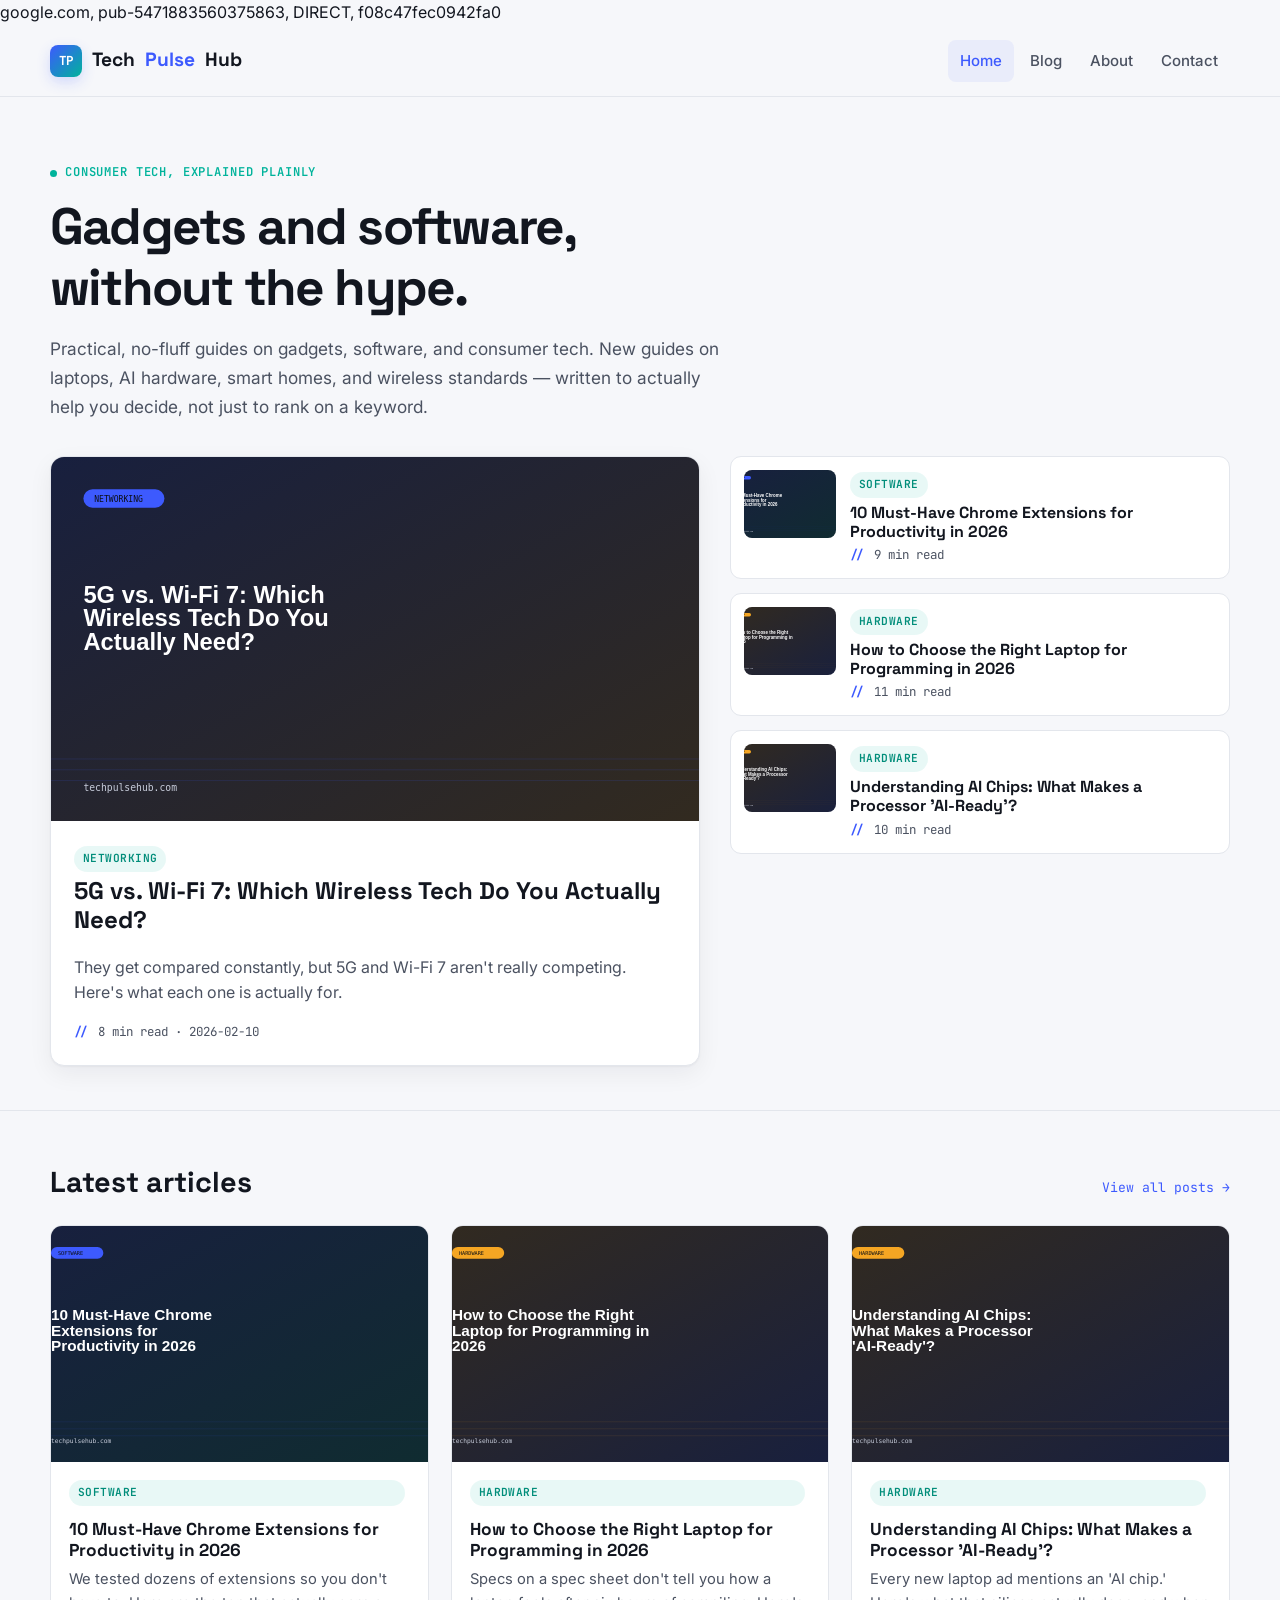
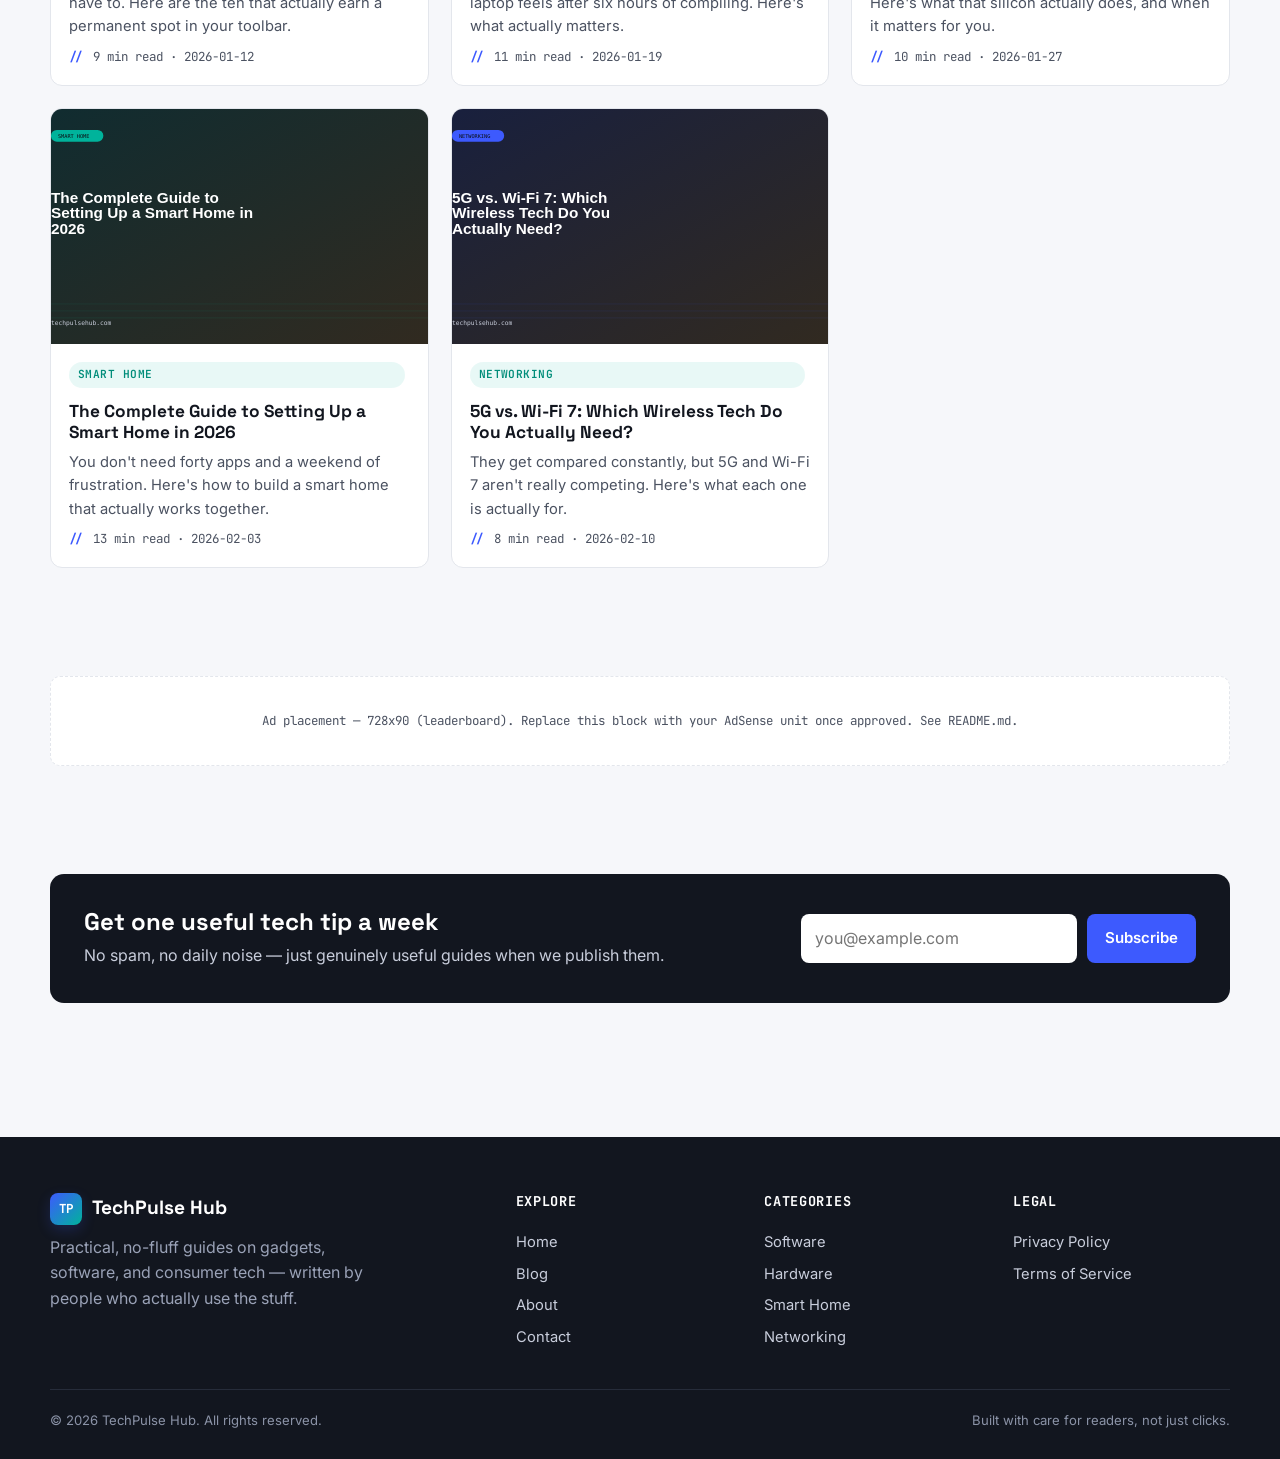
<file: index.html>
<!DOCTYPE html>
<html lang="en">
<head>
<meta charset="UTF-8">
<meta name="viewport" content="width=device-width, initial-scale=1.0">
<title>TechPulse Hub — Practical Gadget & Software Guides</title>
<meta name="description" content="Practical, no-fluff guides on gadgets, software, and consumer tech.">
<meta name="keywords" content="tech blog, gadget reviews, laptop buying guide, smart home guide, AI chips explained, wifi 7, tech tips 2026">
<meta name="author" content="TechPulse Hub Editorial Team">
<meta name="robots" content="index, follow, max-image-preview:large">
  <meta name="google-adsense-account" content="ca-pub-5471883560375863">
<link rel="canonical" href="https://www.techpulsehub.com/index.html">

<!-- Open Graph -->
<meta property="og:type" content="website">
<meta property="og:site_name" content="TechPulse Hub">
<meta property="og:title" content="TechPulse Hub — Practical Gadget & Software Guides">
<meta property="og:description" content="Practical, no-fluff guides on gadgets, software, and consumer tech.">
<meta property="og:url" content="https://www.techpulsehub.com/index.html">
<meta property="og:image" content="https://www.techpulsehub.com/images/og-default.svg">
<meta property="og:locale" content="en_US">

<!-- Twitter Card -->
<meta name="twitter:card" content="summary_large_image">
<meta name="twitter:title" content="TechPulse Hub — Practical Gadget & Software Guides">
<meta name="twitter:description" content="Practical, no-fluff guides on gadgets, software, and consumer tech.">
<meta name="twitter:image" content="https://www.techpulsehub.com/images/og-default.svg">

<link rel="icon" href="images/favicon.svg" type="image/svg+xml">
<link rel="preconnect" href="https://fonts.googleapis.com">
<link rel="preconnect" href="https://fonts.gstatic.com" crossorigin>
<link href="https://fonts.googleapis.com/css2?family=Space+Grotesk:wght@500;700&family=Inter:wght@400;500;600;700&family=JetBrains+Mono:wght@400;500&display=swap" rel="stylesheet">
<link rel="stylesheet" href="css/style.css">
  google.com, pub-5471883560375863, DIRECT, f08c47fec0942fa0

<script type="application/ld+json">{"@context": "https://schema.org", "@type": "Organization", "name": "TechPulse Hub", "url": "https://www.techpulsehub.com", "logo": "https://www.techpulsehub.com/images/logo.svg", "description": "Practical, no-fluff guides on gadgets, software, and consumer tech.", "sameAs": []}</script>
<script type="application/ld+json">{"@context": "https://schema.org", "@type": "WebSite", "name": "TechPulse Hub", "url": "https://www.techpulsehub.com", "potentialAction": {"@type": "SearchAction", "target": "https://www.techpulsehub.com/blog.html?q={search_term_string}", "query-input": "required name=search_term_string"}}</script>
</head>
<body>
<a class="skip-link" href="#main">Skip to content</a>
<progress class="reading-bar" value="0" max="100" aria-hidden="true"></progress>
<header class="site-header">
  <div class="wrap header-inner">
    <a class="brand" href="index.html">
      <span class="brand-mark">TP</span> Tech<span class="dot">Pulse</span> Hub
    </a>
    <button class="nav-toggle" aria-label="Toggle navigation menu" aria-expanded="false">☰ Menu</button>
    <nav class="main-nav">
      <a href="index.html" class="active">Home</a>
      <a href="blog.html" class="">Blog</a>
      <a href="about.html" class="">About</a>
      <a href="contact.html" class="">Contact</a>
    </nav>
  </div>
</header>

<main id="main">
  <section class="hero">
    <div class="wrap">
      <span class="eyebrow">Consumer tech, explained plainly</span>
      <h1>Gadgets and software, without the hype.</h1>
      <p class="lead">Practical, no-fluff guides on gadgets, software, and consumer tech. New guides on laptops, AI hardware, smart homes, and wireless standards — written to actually help you decide, not just to rank on a keyword.</p>

      <div class="hero-grid">
        <a class="card-featured" href="posts/5g-vs-wifi-7-which-do-you-need.html" style="text-decoration:none;color:inherit;">
          <img src="images/covers/5g-vs-wifi-7-which-do-you-need.svg" alt="Cover for 5G vs. Wi-Fi 7: Which Wireless Tech Do You Actually Need?" width="1200" height="675">
          <div class="body">
            <span class="tag">Networking</span>
            <h2 style="font-size:1.5rem;">5G vs. Wi-Fi 7: Which Wireless Tech Do You Actually Need?</h2>
            <p style="color:var(--ink-soft);">They get compared constantly, but 5G and Wi-Fi 7 aren't really competing. Here's what each one is actually for.</p>
            <span class="meta">8 min read &middot; 2026-02-10</span>
          </div>
        </a>
        <div class="card-featured-list">
          
      <a class="mini-card" href="posts/best-chrome-extensions-productivity-2026.html">
        <img src="images/covers/best-chrome-extensions-productivity-2026.svg" alt="Cover for 10 Must-Have Chrome Extensions for Productivity in 2026" loading="lazy" width="92" height="68">
        <div>
          <span class="tag">Software</span>
          <h3>10 Must-Have Chrome Extensions for Productivity in 2026</h3>
          <span class="meta">9 min read</span>
        </div>
      </a>
      <a class="mini-card" href="posts/how-to-choose-laptop-for-programming-2026.html">
        <img src="images/covers/how-to-choose-laptop-for-programming-2026.svg" alt="Cover for How to Choose the Right Laptop for Programming in 2026" loading="lazy" width="92" height="68">
        <div>
          <span class="tag">Hardware</span>
          <h3>How to Choose the Right Laptop for Programming in 2026</h3>
          <span class="meta">11 min read</span>
        </div>
      </a>
      <a class="mini-card" href="posts/understanding-ai-chips-explained.html">
        <img src="images/covers/understanding-ai-chips-explained.svg" alt="Cover for Understanding AI Chips: What Makes a Processor 'AI-Ready'?" loading="lazy" width="92" height="68">
        <div>
          <span class="tag">Hardware</span>
          <h3>Understanding AI Chips: What Makes a Processor 'AI-Ready'?</h3>
          <span class="meta">10 min read</span>
        </div>
      </a>
        </div>
      </div>
    </div>
  </section>

  <section>
    <div class="wrap">
      <div class="section-head">
        <h2>Latest articles</h2>
        <a href="blog.html">View all posts &rarr;</a>
      </div>
      <div class="post-grid">
    <a class="post-card" data-post-card data-category="software" data-search="10 must-have chrome extensions for productivity in 2026 software" href="posts/best-chrome-extensions-productivity-2026.html">
      <img src="images/covers/best-chrome-extensions-productivity-2026.svg" alt="Cover illustration for the article: 10 Must-Have Chrome Extensions for Productivity in 2026" loading="lazy" width="1200" height="675">
      <div class="body">
        <span class="tag">Software</span>
        <h3>10 Must-Have Chrome Extensions for Productivity in 2026</h3>
        <p>We tested dozens of extensions so you don't have to. Here are the ten that actually earn a permanent spot in your toolbar.</p>
        <span class="meta">9 min read &middot; 2026-01-12</span>
      </div>
    </a>
    <a class="post-card" data-post-card data-category="hardware" data-search="how to choose the right laptop for programming in 2026 hardware" href="posts/how-to-choose-laptop-for-programming-2026.html">
      <img src="images/covers/how-to-choose-laptop-for-programming-2026.svg" alt="Cover illustration for the article: How to Choose the Right Laptop for Programming in 2026" loading="lazy" width="1200" height="675">
      <div class="body">
        <span class="tag">Hardware</span>
        <h3>How to Choose the Right Laptop for Programming in 2026</h3>
        <p>Specs on a spec sheet don't tell you how a laptop feels after six hours of compiling. Here's what actually matters.</p>
        <span class="meta">11 min read &middot; 2026-01-19</span>
      </div>
    </a>
    <a class="post-card" data-post-card data-category="hardware" data-search="understanding ai chips: what makes a processor 'ai-ready'? hardware" href="posts/understanding-ai-chips-explained.html">
      <img src="images/covers/understanding-ai-chips-explained.svg" alt="Cover illustration for the article: Understanding AI Chips: What Makes a Processor 'AI-Ready'?" loading="lazy" width="1200" height="675">
      <div class="body">
        <span class="tag">Hardware</span>
        <h3>Understanding AI Chips: What Makes a Processor 'AI-Ready'?</h3>
        <p>Every new laptop ad mentions an 'AI chip.' Here's what that silicon actually does, and when it matters for you.</p>
        <span class="meta">10 min read &middot; 2026-01-27</span>
      </div>
    </a>
    <a class="post-card" data-post-card data-category="smart-home" data-search="the complete guide to setting up a smart home in 2026 smart home" href="posts/smart-home-setup-guide-2026.html">
      <img src="images/covers/smart-home-setup-guide-2026.svg" alt="Cover illustration for the article: The Complete Guide to Setting Up a Smart Home in 2026" loading="lazy" width="1200" height="675">
      <div class="body">
        <span class="tag">Smart Home</span>
        <h3>The Complete Guide to Setting Up a Smart Home in 2026</h3>
        <p>You don't need forty apps and a weekend of frustration. Here's how to build a smart home that actually works together.</p>
        <span class="meta">13 min read &middot; 2026-02-03</span>
      </div>
    </a>
    <a class="post-card" data-post-card data-category="networking" data-search="5g vs. wi-fi 7: which wireless tech do you actually need? networking" href="posts/5g-vs-wifi-7-which-do-you-need.html">
      <img src="images/covers/5g-vs-wifi-7-which-do-you-need.svg" alt="Cover illustration for the article: 5G vs. Wi-Fi 7: Which Wireless Tech Do You Actually Need?" loading="lazy" width="1200" height="675">
      <div class="body">
        <span class="tag">Networking</span>
        <h3>5G vs. Wi-Fi 7: Which Wireless Tech Do You Actually Need?</h3>
        <p>They get compared constantly, but 5G and Wi-Fi 7 aren't really competing. Here's what each one is actually for.</p>
        <span class="meta">8 min read &middot; 2026-02-10</span>
      </div>
    </a></div>
    </div>
  </section>

  <section>
    <div class="wrap">
      <div class="ad-slot">Ad placement — 728x90 (leaderboard). Replace this block with your AdSense unit once approved. See README.md.</div>
    </div>
  </section>

  <section>
    <div class="wrap">
      <div class="callout">
        <div>
          <h2>Get one useful tech tip a week</h2>
          <p>No spam, no daily noise — just genuinely useful guides when we publish them.</p>
        </div>
        <form id="newsletter-form" style="display:flex;gap:10px;flex-wrap:wrap;">
          <input type="email" required placeholder="you@example.com" aria-label="Email address"
                 style="padding:12px 14px;border-radius:8px;border:none;min-width:220px;">
          <button class="btn" type="submit">Subscribe</button>
        </form>
      </div>
      <p id="newsletter-msg" class="small center" style="margin-top:12px;"></p>
    </div>
  </section>
</main>
<footer class="site-footer">
  <div class="wrap footer-grid">
    <div>
      <div class="brand" style="color:#fff;margin-bottom:10px;"><span class="brand-mark">TP</span> TechPulse Hub</div>
      <p class="small" style="color:#9aa2b7;max-width:34ch;">Practical, no-fluff guides on gadgets, software, and consumer tech — written by people who actually use the stuff.</p>
    </div>
    <div>
      <h4>Explore</h4>
      <a href="index.html">Home</a>
      <a href="blog.html">Blog</a>
      <a href="about.html">About</a>
      <a href="contact.html">Contact</a>
    </div>
    <div>
      <h4>Categories</h4>
      <a href="blog.html#software">Software</a>
      <a href="blog.html#hardware">Hardware</a>
      <a href="blog.html#smart-home">Smart Home</a>
      <a href="blog.html#networking">Networking</a>
    </div>
    <div>
      <h4>Legal</h4>
      <a href="privacy-policy.html">Privacy Policy</a>
      <a href="terms.html">Terms of Service</a>
    </div>
  </div>
  <div class="wrap footer-bottom">
    <span>&copy; <span data-year>2026</span> TechPulse Hub. All rights reserved.</span>
    <span>Built with care for readers, not just clicks.</span>
  </div>
</footer>
<script src="js/main.js"></script>
</body>
</html>
</file>
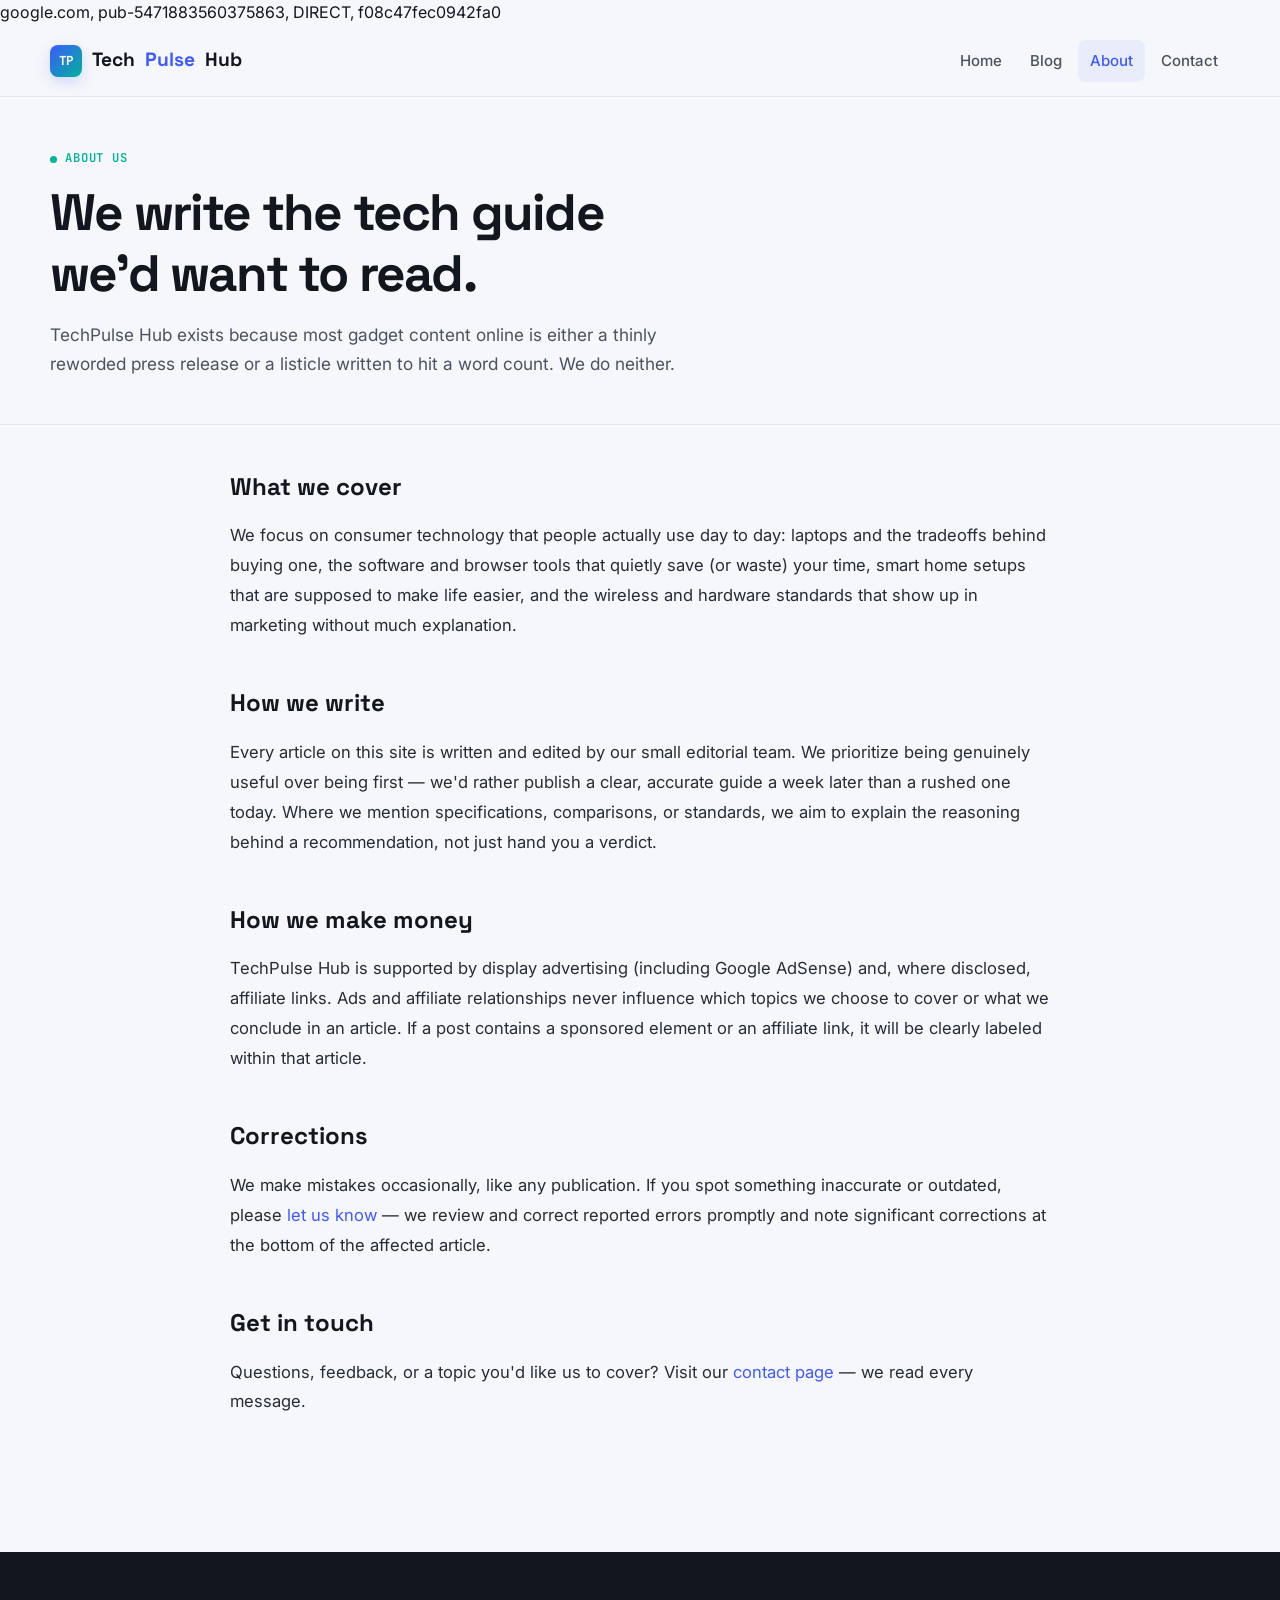
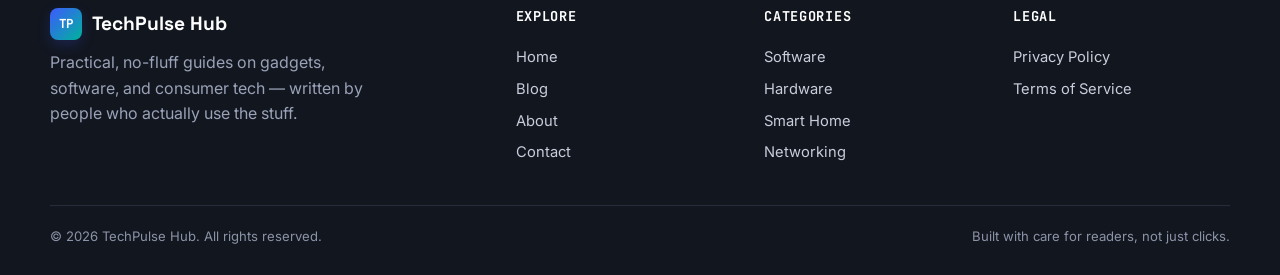
<file: about.html>
<!DOCTYPE html>
<html lang="en">
<head>
<meta charset="UTF-8">
<meta name="viewport" content="width=device-width, initial-scale=1.0">
<title>About Us — TechPulse Hub</title>
<meta name="description" content="Learn who writes TechPulse Hub, what we cover, how we choose topics, and how the site is funded.">
<meta name="keywords" content="about techpulse hub, tech blog editorial team, who writes this blog">
<meta name="author" content="TechPulse Hub Editorial Team">
<meta name="robots" content="index, follow, max-image-preview:large">
  <meta name="google-adsense-account" content="ca-pub-5471883560375863">
<link rel="canonical" href="https://www.techpulsehub.com/about.html">

<!-- Open Graph -->
<meta property="og:type" content="website">
<meta property="og:site_name" content="TechPulse Hub">
<meta property="og:title" content="About Us — TechPulse Hub">
<meta property="og:description" content="Learn who writes TechPulse Hub, what we cover, how we choose topics, and how the site is funded.">
<meta property="og:url" content="https://www.techpulsehub.com/about.html">
<meta property="og:image" content="https://www.techpulsehub.com/images/og-default.svg">
<meta property="og:locale" content="en_US">

<!-- Twitter Card -->
<meta name="twitter:card" content="summary_large_image">
<meta name="twitter:title" content="About Us — TechPulse Hub">
<meta name="twitter:description" content="Learn who writes TechPulse Hub, what we cover, how we choose topics, and how the site is funded.">
<meta name="twitter:image" content="https://www.techpulsehub.com/images/og-default.svg">

<link rel="icon" href="images/favicon.svg" type="image/svg+xml">
<link rel="preconnect" href="https://fonts.googleapis.com">
<link rel="preconnect" href="https://fonts.gstatic.com" crossorigin>
<link href="https://fonts.googleapis.com/css2?family=Space+Grotesk:wght@500;700&family=Inter:wght@400;500;600;700&family=JetBrains+Mono:wght@400;500&display=swap" rel="stylesheet">
<link rel="stylesheet" href="css/style.css">

google.com, pub-5471883560375863, DIRECT, f08c47fec0942fa0


</head>
<body>
<a class="skip-link" href="#main">Skip to content</a>
<progress class="reading-bar" value="0" max="100" aria-hidden="true"></progress>
<header class="site-header">
  <div class="wrap header-inner">
    <a class="brand" href="index.html">
      <span class="brand-mark">TP</span> Tech<span class="dot">Pulse</span> Hub
    </a>
    <button class="nav-toggle" aria-label="Toggle navigation menu" aria-expanded="false">☰ Menu</button>
    <nav class="main-nav">
      <a href="index.html" class="">Home</a>
      <a href="blog.html" class="">Blog</a>
      <a href="about.html" class="active">About</a>
      <a href="contact.html" class="">Contact</a>
    </nav>
  </div>
</header>

<main id="main">
  <section class="hero" style="padding:48px 0 28px;">
    <div class="wrap">
      <span class="eyebrow">About us</span>
      <h1>We write the tech guide we'd want to read.</h1>
      <p class="lead">TechPulse Hub exists because most gadget content online is either a thinly reworded press release or a listicle written to hit a word count. We do neither.</p>
    </div>
  </section>
  <section style="padding-top:0;">
    <div class="wrap" style="max-width:820px;">
      <article class="post-content">
        <h2>What we cover</h2>
        <p>We focus on consumer technology that people actually use day to day: laptops and the tradeoffs behind buying one, the software and browser tools that quietly save (or waste) your time, smart home setups that are supposed to make life easier, and the wireless and hardware standards that show up in marketing without much explanation.</p>

        <h2>How we write</h2>
        <p>Every article on this site is written and edited by our small editorial team. We prioritize being genuinely useful over being first — we'd rather publish a clear, accurate guide a week later than a rushed one today. Where we mention specifications, comparisons, or standards, we aim to explain the reasoning behind a recommendation, not just hand you a verdict.</p>

        <h2>How we make money</h2>
        <p>TechPulse Hub is supported by display advertising (including Google AdSense) and, where disclosed, affiliate links. Ads and affiliate relationships never influence which topics we choose to cover or what we conclude in an article. If a post contains a sponsored element or an affiliate link, it will be clearly labeled within that article.</p>

        <h2>Corrections</h2>
        <p>We make mistakes occasionally, like any publication. If you spot something inaccurate or outdated, please <a href="contact.html">let us know</a> — we review and correct reported errors promptly and note significant corrections at the bottom of the affected article.</p>

        <h2>Get in touch</h2>
        <p>Questions, feedback, or a topic you'd like us to cover? Visit our <a href="contact.html">contact page</a> — we read every message.</p>
      </article>
    </div>
  </section>
</main>
<footer class="site-footer">
  <div class="wrap footer-grid">
    <div>
      <div class="brand" style="color:#fff;margin-bottom:10px;"><span class="brand-mark">TP</span> TechPulse Hub</div>
      <p class="small" style="color:#9aa2b7;max-width:34ch;">Practical, no-fluff guides on gadgets, software, and consumer tech — written by people who actually use the stuff.</p>
    </div>
    <div>
      <h4>Explore</h4>
      <a href="index.html">Home</a>
      <a href="blog.html">Blog</a>
      <a href="about.html">About</a>
      <a href="contact.html">Contact</a>
    </div>
    <div>
      <h4>Categories</h4>
      <a href="blog.html#software">Software</a>
      <a href="blog.html#hardware">Hardware</a>
      <a href="blog.html#smart-home">Smart Home</a>
      <a href="blog.html#networking">Networking</a>
    </div>
    <div>
      <h4>Legal</h4>
      <a href="privacy-policy.html">Privacy Policy</a>
      <a href="terms.html">Terms of Service</a>
    </div>
  </div>
  <div class="wrap footer-bottom">
    <span>&copy; <span data-year>2026</span> TechPulse Hub. All rights reserved.</span>
    <span>Built with care for readers, not just clicks.</span>
  </div>
</footer>
<script src="js/main.js"></script>
</body>
</html>
</file>
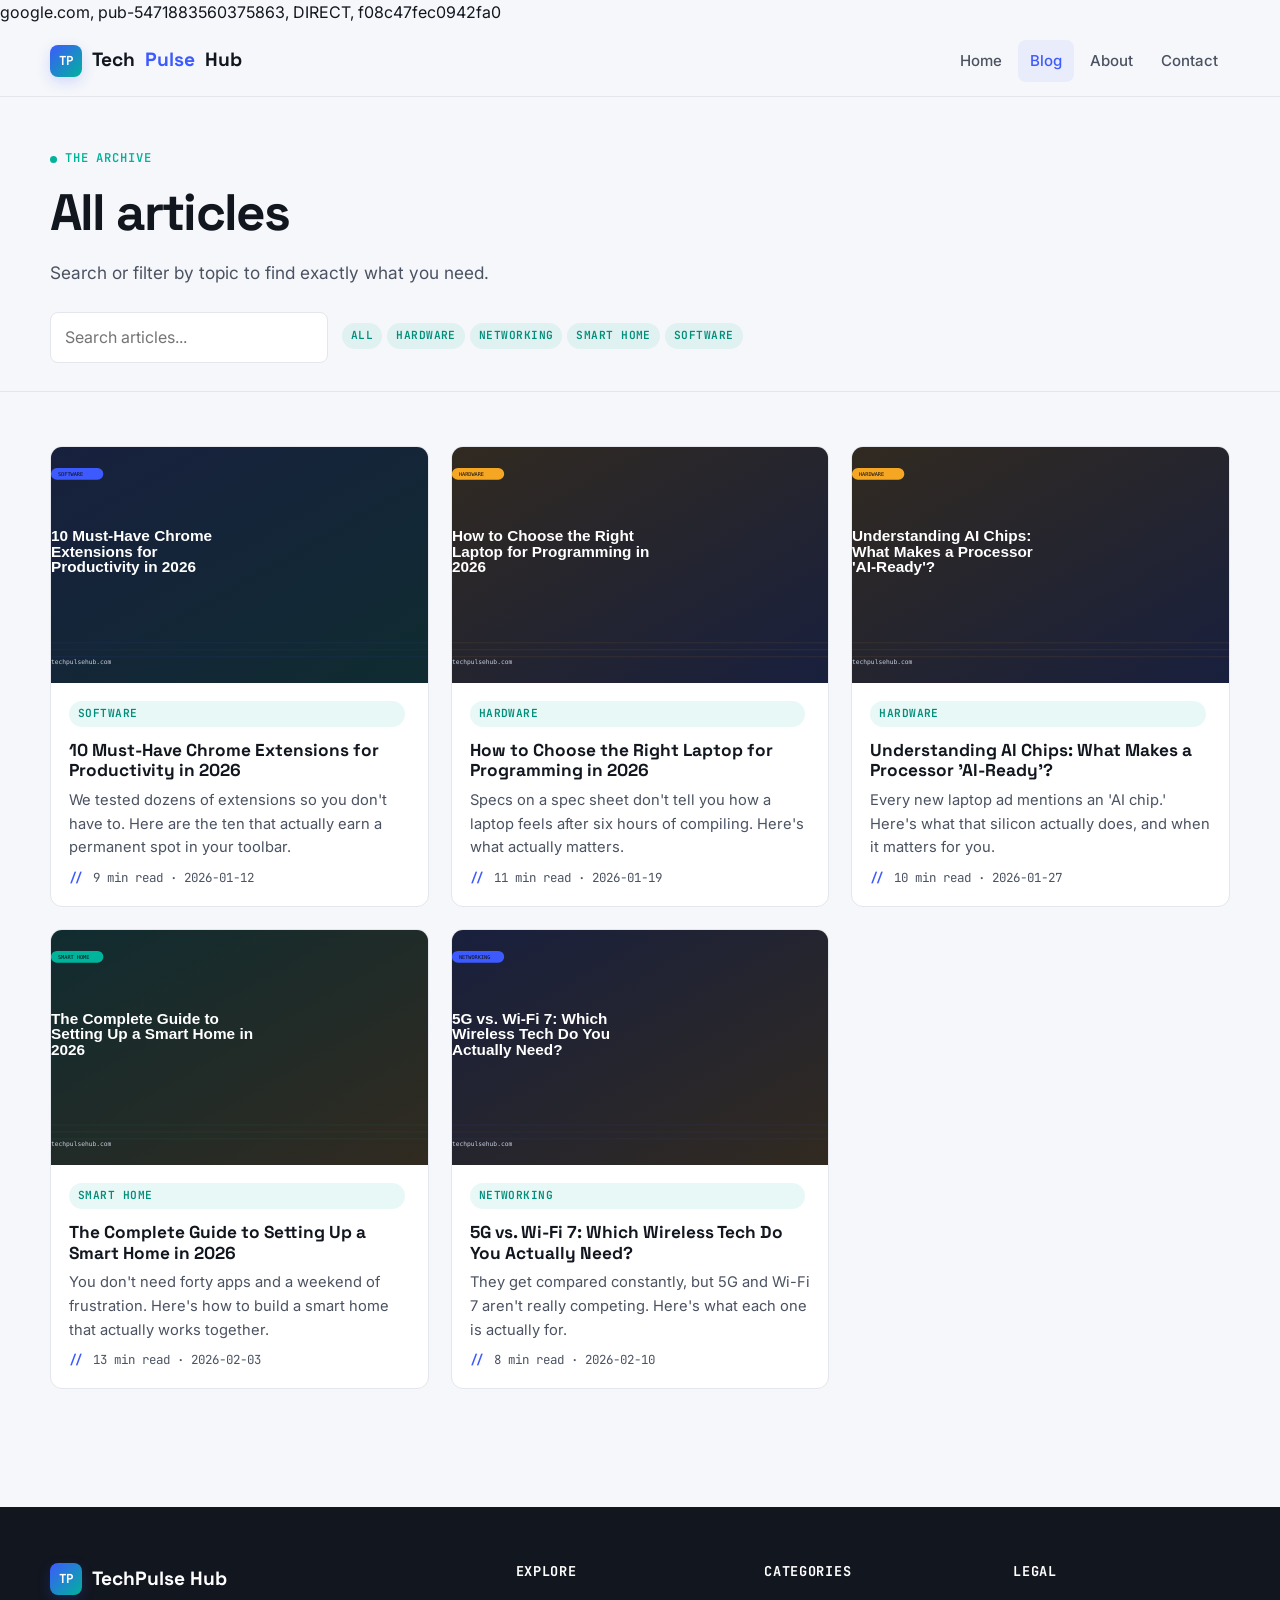
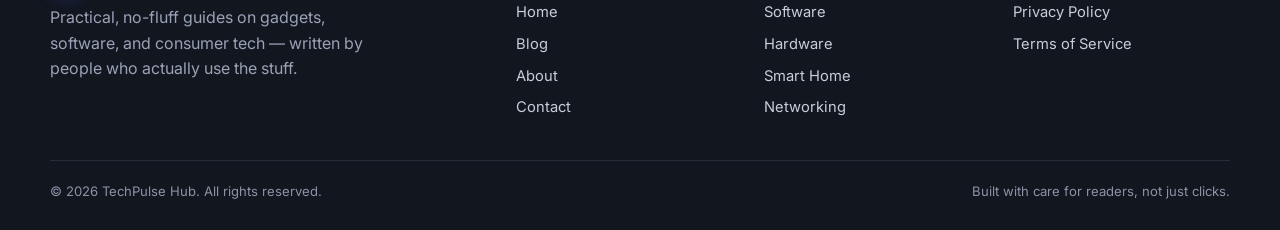
<file: blog.html>
<!DOCTYPE html>
<html lang="en">
<head>
<meta charset="UTF-8">
<meta name="viewport" content="width=device-width, initial-scale=1.0">
<title>Blog Archive — TechPulse Hub</title>
<meta name="description" content="Browse every TechPulse Hub article on laptops, AI hardware, smart home setup, software tools, and wireless networking.">
<meta name="keywords" content="tech blog archive, gadget guides, software reviews, smart home articles">
<meta name="author" content="TechPulse Hub Editorial Team">
<meta name="robots" content="index, follow, max-image-preview:large">
  <meta name="google-adsense-account" content="ca-pub-5471883560375863">
<link rel="canonical" href="https://www.techpulsehub.com/blog.html">

<!-- Open Graph -->
<meta property="og:type" content="website">
<meta property="og:site_name" content="TechPulse Hub">
<meta property="og:title" content="Blog Archive — TechPulse Hub">
<meta property="og:description" content="Browse every TechPulse Hub article on laptops, AI hardware, smart home setup, software tools, and wireless networking.">
<meta property="og:url" content="https://www.techpulsehub.com/blog.html">
<meta property="og:image" content="https://www.techpulsehub.com/images/og-default.svg">
<meta property="og:locale" content="en_US">

<!-- Twitter Card -->
<meta name="twitter:card" content="summary_large_image">
<meta name="twitter:title" content="Blog Archive — TechPulse Hub">
<meta name="twitter:description" content="Browse every TechPulse Hub article on laptops, AI hardware, smart home setup, software tools, and wireless networking.">
<meta name="twitter:image" content="https://www.techpulsehub.com/images/og-default.svg">

<link rel="icon" href="images/favicon.svg" type="image/svg+xml">
<link rel="preconnect" href="https://fonts.googleapis.com">
<link rel="preconnect" href="https://fonts.gstatic.com" crossorigin>
<link href="https://fonts.googleapis.com/css2?family=Space+Grotesk:wght@500;700&family=Inter:wght@400;500;600;700&family=JetBrains+Mono:wght@400;500&display=swap" rel="stylesheet">
<link rel="stylesheet" href="css/style.css">

google.com, pub-5471883560375863, DIRECT, f08c47fec0942fa0


</head>
<body>
<a class="skip-link" href="#main">Skip to content</a>
<progress class="reading-bar" value="0" max="100" aria-hidden="true"></progress>
<header class="site-header">
  <div class="wrap header-inner">
    <a class="brand" href="index.html">
      <span class="brand-mark">TP</span> Tech<span class="dot">Pulse</span> Hub
    </a>
    <button class="nav-toggle" aria-label="Toggle navigation menu" aria-expanded="false">☰ Menu</button>
    <nav class="main-nav">
      <a href="index.html" class="">Home</a>
      <a href="blog.html" class="active">Blog</a>
      <a href="about.html" class="">About</a>
      <a href="contact.html" class="">Contact</a>
    </nav>
  </div>
</header>

<main id="main">
  <section class="hero" style="padding:48px 0 28px;">
    <div class="wrap">
      <span class="eyebrow">The archive</span>
      <h1>All articles</h1>
      <p class="lead">Search or filter by topic to find exactly what you need.</p>
      <div style="margin-top:24px;display:flex;gap:14px;flex-wrap:wrap;align-items:center;">
        <input id="blog-search" type="search" placeholder="Search articles..." aria-label="Search articles"
               style="padding:12px 14px;border:1px solid var(--line);border-radius:8px;min-width:240px;font-family:inherit;">
        <div><button class="tag" data-filter="all" style="cursor:pointer;border:none;">All</button><button class="tag" data-filter="hardware" style="cursor:pointer;border:none;">Hardware</button><button class="tag" data-filter="networking" style="cursor:pointer;border:none;">Networking</button><button class="tag" data-filter="smart-home" style="cursor:pointer;border:none;">Smart Home</button><button class="tag" data-filter="software" style="cursor:pointer;border:none;">Software</button></div>
      </div>
    </div>
  </section>
  <section>
    <div class="wrap">
      <div class="post-grid">
    <a class="post-card" data-post-card data-category="software" data-search="10 must-have chrome extensions for productivity in 2026 software" href="posts/best-chrome-extensions-productivity-2026.html">
      <img src="images/covers/best-chrome-extensions-productivity-2026.svg" alt="Cover illustration for the article: 10 Must-Have Chrome Extensions for Productivity in 2026" loading="lazy" width="1200" height="675">
      <div class="body">
        <span class="tag">Software</span>
        <h3>10 Must-Have Chrome Extensions for Productivity in 2026</h3>
        <p>We tested dozens of extensions so you don't have to. Here are the ten that actually earn a permanent spot in your toolbar.</p>
        <span class="meta">9 min read &middot; 2026-01-12</span>
      </div>
    </a>
    <a class="post-card" data-post-card data-category="hardware" data-search="how to choose the right laptop for programming in 2026 hardware" href="posts/how-to-choose-laptop-for-programming-2026.html">
      <img src="images/covers/how-to-choose-laptop-for-programming-2026.svg" alt="Cover illustration for the article: How to Choose the Right Laptop for Programming in 2026" loading="lazy" width="1200" height="675">
      <div class="body">
        <span class="tag">Hardware</span>
        <h3>How to Choose the Right Laptop for Programming in 2026</h3>
        <p>Specs on a spec sheet don't tell you how a laptop feels after six hours of compiling. Here's what actually matters.</p>
        <span class="meta">11 min read &middot; 2026-01-19</span>
      </div>
    </a>
    <a class="post-card" data-post-card data-category="hardware" data-search="understanding ai chips: what makes a processor 'ai-ready'? hardware" href="posts/understanding-ai-chips-explained.html">
      <img src="images/covers/understanding-ai-chips-explained.svg" alt="Cover illustration for the article: Understanding AI Chips: What Makes a Processor 'AI-Ready'?" loading="lazy" width="1200" height="675">
      <div class="body">
        <span class="tag">Hardware</span>
        <h3>Understanding AI Chips: What Makes a Processor 'AI-Ready'?</h3>
        <p>Every new laptop ad mentions an 'AI chip.' Here's what that silicon actually does, and when it matters for you.</p>
        <span class="meta">10 min read &middot; 2026-01-27</span>
      </div>
    </a>
    <a class="post-card" data-post-card data-category="smart-home" data-search="the complete guide to setting up a smart home in 2026 smart home" href="posts/smart-home-setup-guide-2026.html">
      <img src="images/covers/smart-home-setup-guide-2026.svg" alt="Cover illustration for the article: The Complete Guide to Setting Up a Smart Home in 2026" loading="lazy" width="1200" height="675">
      <div class="body">
        <span class="tag">Smart Home</span>
        <h3>The Complete Guide to Setting Up a Smart Home in 2026</h3>
        <p>You don't need forty apps and a weekend of frustration. Here's how to build a smart home that actually works together.</p>
        <span class="meta">13 min read &middot; 2026-02-03</span>
      </div>
    </a>
    <a class="post-card" data-post-card data-category="networking" data-search="5g vs. wi-fi 7: which wireless tech do you actually need? networking" href="posts/5g-vs-wifi-7-which-do-you-need.html">
      <img src="images/covers/5g-vs-wifi-7-which-do-you-need.svg" alt="Cover illustration for the article: 5G vs. Wi-Fi 7: Which Wireless Tech Do You Actually Need?" loading="lazy" width="1200" height="675">
      <div class="body">
        <span class="tag">Networking</span>
        <h3>5G vs. Wi-Fi 7: Which Wireless Tech Do You Actually Need?</h3>
        <p>They get compared constantly, but 5G and Wi-Fi 7 aren't really competing. Here's what each one is actually for.</p>
        <span class="meta">8 min read &middot; 2026-02-10</span>
      </div>
    </a></div>
    </div>
  </section>
</main>
<footer class="site-footer">
  <div class="wrap footer-grid">
    <div>
      <div class="brand" style="color:#fff;margin-bottom:10px;"><span class="brand-mark">TP</span> TechPulse Hub</div>
      <p class="small" style="color:#9aa2b7;max-width:34ch;">Practical, no-fluff guides on gadgets, software, and consumer tech — written by people who actually use the stuff.</p>
    </div>
    <div>
      <h4>Explore</h4>
      <a href="index.html">Home</a>
      <a href="blog.html">Blog</a>
      <a href="about.html">About</a>
      <a href="contact.html">Contact</a>
    </div>
    <div>
      <h4>Categories</h4>
      <a href="blog.html#software">Software</a>
      <a href="blog.html#hardware">Hardware</a>
      <a href="blog.html#smart-home">Smart Home</a>
      <a href="blog.html#networking">Networking</a>
    </div>
    <div>
      <h4>Legal</h4>
      <a href="privacy-policy.html">Privacy Policy</a>
      <a href="terms.html">Terms of Service</a>
    </div>
  </div>
  <div class="wrap footer-bottom">
    <span>&copy; <span data-year>2026</span> TechPulse Hub. All rights reserved.</span>
    <span>Built with care for readers, not just clicks.</span>
  </div>
</footer>
<script src="js/main.js"></script>
</body>
</html>
</file>
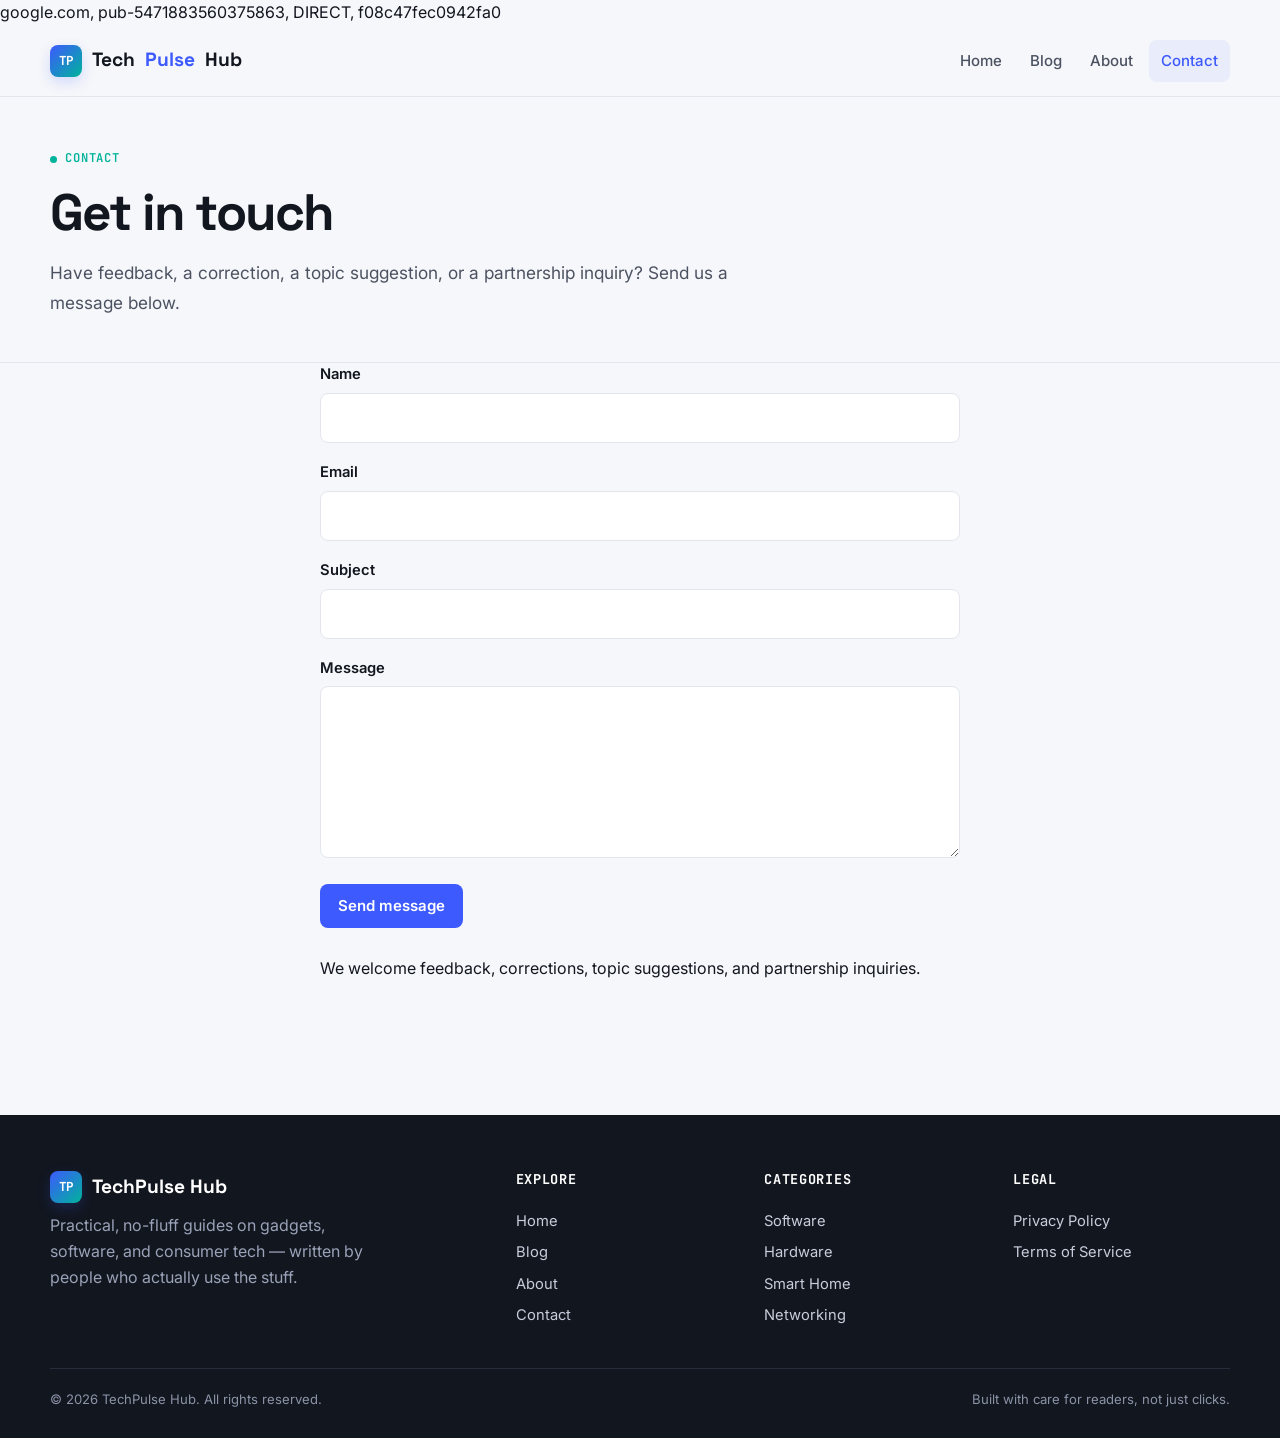
<file: contact-1.html>
<!DOCTYPE html>
<html lang="en">
<head>
<meta charset="UTF-8">
<meta name="viewport" content="width=device-width, initial-scale=1.0">
<title>Contact Us — TechPulse Hub</title>
<meta name="description" content="Get in touch with the TechPulse Hub team for feedback, corrections, topic suggestions, or partnership inquiries.">
<meta name="keywords" content="contact techpulse hub, tech blog contact">
<meta name="author" content="TechPulse Hub Editorial Team">
<meta name="robots" content="index, follow, max-image-preview:large">
  <meta name="google-adsense-account" content="ca-pub-5471883560375863">
<link rel="canonical" href="https://www.techpulsehub.com/contact.html">

<meta property="og:type" content="website">
<meta property="og:site_name" content="TechPulse Hub">
<meta property="og:title" content="Contact Us — TechPulse Hub">
<meta property="og:description" content="Get in touch with the TechPulse Hub team for feedback, corrections, topic suggestions, or partnership inquiries.">
<meta property="og:url" content="https://www.techpulsehub.com/contact.html">
<meta property="og:image" content="https://www.techpulsehub.com/images/og-default.svg">
<meta property="og:locale" content="en_US">

<meta name="twitter:card" content="summary_large_image">
<meta name="twitter:title" content="Contact Us — TechPulse Hub">
<meta name="twitter:description" content="Get in touch with the TechPulse Hub team for feedback, corrections, topic suggestions, or partnership inquiries.">
<meta name="twitter:image" content="https://www.techpulsehub.com/images/og-default.svg">

<link rel="icon" href="images/favicon.svg" type="image/svg+xml">
<link rel="preconnect" href="https://fonts.googleapis.com">
<link rel="preconnect" href="https://fonts.gstatic.com" crossorigin>
<link href="https://fonts.googleapis.com/css2?family=Space+Grotesk:wght@500;700&family=Inter:wght@400;500;600;700&family=JetBrains+Mono:wght@400;500&display=swap" rel="stylesheet">
<link rel="stylesheet" href="css/style.css">

google.com, pub-5471883560375863, DIRECT, f08c47fec0942fa0
</head>
<body>
<a class="skip-link" href="#main">Skip to content</a>
<progress class="reading-bar" value="0" max="100" aria-hidden="true"></progress>

<header class="site-header">
  <div class="wrap header-inner">
    <a class="brand" href="index.html">
      <span class="brand-mark">TP</span> Tech<span class="dot">Pulse</span> Hub
    </a>
    <button class="nav-toggle" aria-label="Toggle navigation menu" aria-expanded="false">☰ Menu</button>
    <nav class="main-nav">
      <a href="index.html">Home</a>
      <a href="blog.html">Blog</a>
      <a href="about.html">About</a>
      <a href="contact.html" class="active">Contact</a>
    </nav>
  </div>
</header>

<main id="main">
  <section class="hero" style="padding:48px 0 28px;">
    <div class="wrap">
      <span class="eyebrow">Contact</span>
      <h1>Get in touch</h1>
      <p class="lead">Have feedback, a correction, a topic suggestion, or a partnership inquiry? Send us a message below.</p>
    </div>
  </section>

  <section style="padding-top:0;">
    <div class="wrap" style="max-width:640px;">
      <form
        id="contact-form"
        action="https://formspree.io/f/mwlezrev"
        method="POST"
      >
        <div class="form-field">
          <label for="name">Name</label>
          <input id="name" name="name" type="text" autocomplete="name" required>
        </div>

        <div class="form-field">
          <label for="email">Email</label>
          <input id="email" name="email" type="email" autocomplete="email" required>
        </div>

        <div class="form-field">
          <label for="subject">Subject</label>
          <input id="subject" name="subject" type="text" required>
        </div>

        <div class="form-field">
          <label for="message">Message</label>
          <textarea id="message" name="message" rows="6" required></textarea>
        </div>

        <button class="btn" type="submit">Send message</button>
        <p id="contact-msg" class="small" style="margin-top:14px;" role="status" aria-live="polite"></p>
      </form>

      <p class="small" style="margin-top:28px;">
        We welcome feedback, corrections, topic suggestions, and partnership inquiries.
      </p>
    </div>
  </section>
</main>

<footer class="site-footer">
  <div class="wrap footer-grid">
    <div>
      <div class="brand" style="color:#fff;margin-bottom:10px;"><span class="brand-mark">TP</span> TechPulse Hub</div>
      <p class="small" style="color:#9aa2b7;max-width:34ch;">Practical, no-fluff guides on gadgets, software, and consumer tech — written by people who actually use the stuff.</p>
    </div>
    <div>
      <h4>Explore</h4>
      <a href="index.html">Home</a>
      <a href="blog.html">Blog</a>
      <a href="about.html">About</a>
      <a href="contact.html">Contact</a>
    </div>
    <div>
      <h4>Categories</h4>
      <a href="blog.html#software">Software</a>
      <a href="blog.html#hardware">Hardware</a>
      <a href="blog.html#smart-home">Smart Home</a>
      <a href="blog.html#networking">Networking</a>
    </div>
    <div>
      <h4>Legal</h4>
      <a href="privacy-policy.html">Privacy Policy</a>
      <a href="terms.html">Terms of Service</a>
    </div>
  </div>

  <div class="wrap footer-bottom">
    <span>&copy; <span data-year>2026</span> TechPulse Hub. All rights reserved.</span>
    <span>Built with care for readers, not just clicks.</span>
  </div>
</footer>

<script src="js/main.js"></script>
</body>
</html>
</file>
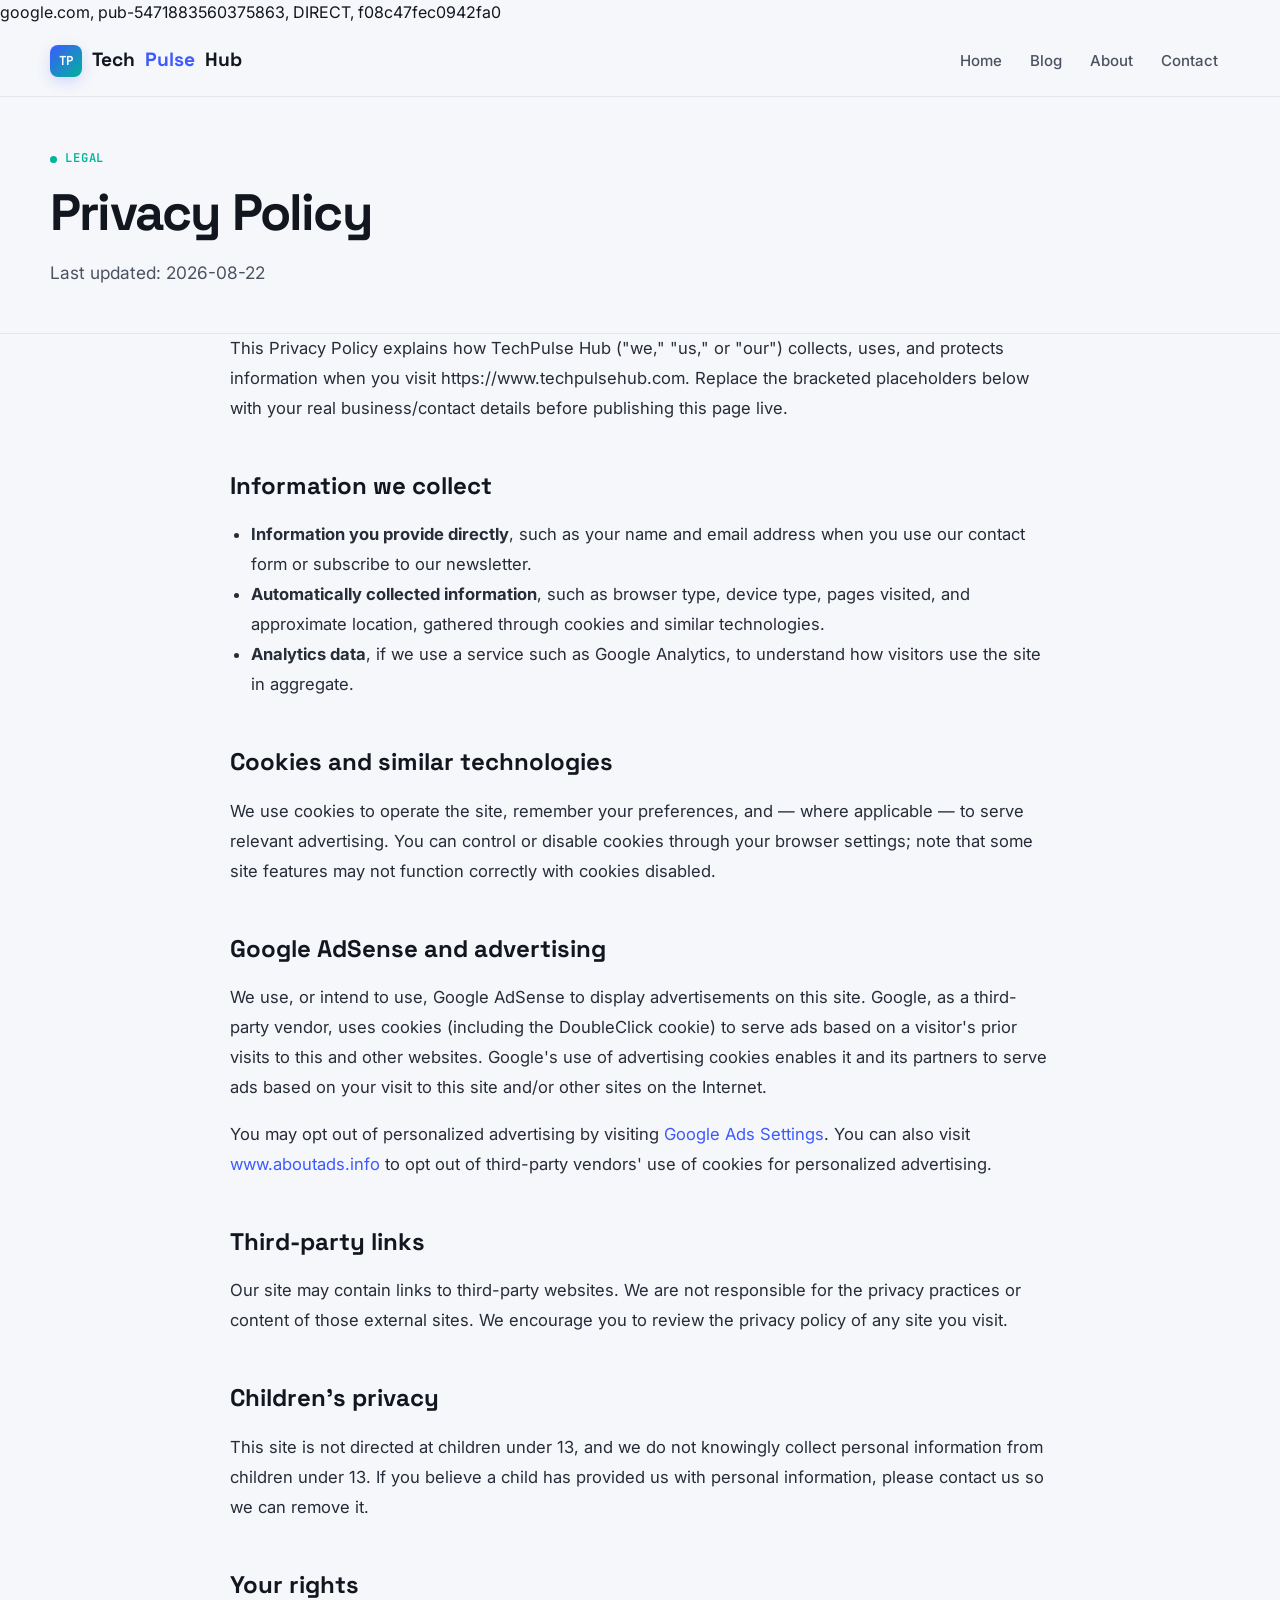
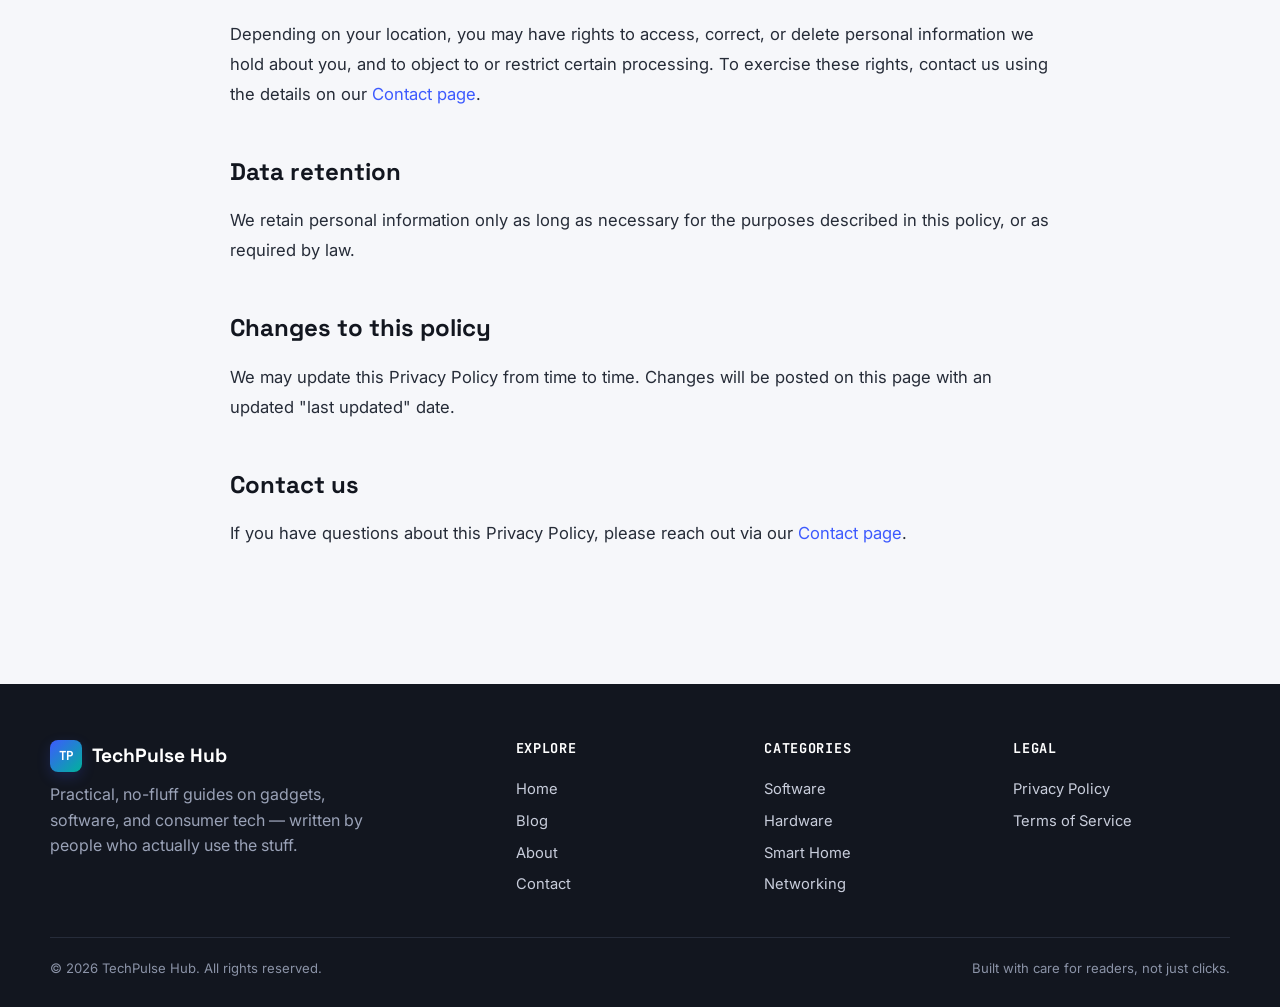
<file: privacy-policy.html>
<!DOCTYPE html>
<html lang="en">
<head>
<meta charset="UTF-8">
<meta name="viewport" content="width=device-width, initial-scale=1.0">
<title>Privacy Policy — TechPulse Hub</title>
<meta name="description" content="Read the TechPulse Hub privacy policy, including how we use cookies and Google AdSense advertising.">
<meta name="keywords" content="privacy policy, cookies policy, adsense privacy">
<meta name="author" content="TechPulse Hub Editorial Team">
<meta name="robots" content="index, follow, max-image-preview:large">
<link rel="canonical" href="https://www.techpulsehub.com/privacy-policy.html">
  <meta name="google-adsense-account" content="ca-pub-5471883560375863">

<!-- Open Graph -->
<meta property="og:type" content="website">
<meta property="og:site_name" content="TechPulse Hub">
<meta property="og:title" content="Privacy Policy — TechPulse Hub">
<meta property="og:description" content="Read the TechPulse Hub privacy policy, including how we use cookies and Google AdSense advertising.">
<meta property="og:url" content="https://www.techpulsehub.com/privacy-policy.html">
<meta property="og:image" content="https://www.techpulsehub.com/images/og-default.svg">
<meta property="og:locale" content="en_US">

<!-- Twitter Card -->
<meta name="twitter:card" content="summary_large_image">
<meta name="twitter:title" content="Privacy Policy — TechPulse Hub">
<meta name="twitter:description" content="Read the TechPulse Hub privacy policy, including how we use cookies and Google AdSense advertising.">
<meta name="twitter:image" content="https://www.techpulsehub.com/images/og-default.svg">

<link rel="icon" href="images/favicon.svg" type="image/svg+xml">
<link rel="preconnect" href="https://fonts.googleapis.com">
<link rel="preconnect" href="https://fonts.gstatic.com" crossorigin>
<link href="https://fonts.googleapis.com/css2?family=Space+Grotesk:wght@500;700&family=Inter:wght@400;500;600;700&family=JetBrains+Mono:wght@400;500&display=swap" rel="stylesheet">
<link rel="stylesheet" href="css/style.css">

google.com, pub-5471883560375863, DIRECT, f08c47fec0942fa0


</head>
<body>
<a class="skip-link" href="#main">Skip to content</a>
<progress class="reading-bar" value="0" max="100" aria-hidden="true"></progress>
<header class="site-header">
  <div class="wrap header-inner">
    <a class="brand" href="index.html">
      <span class="brand-mark">TP</span> Tech<span class="dot">Pulse</span> Hub
    </a>
    <button class="nav-toggle" aria-label="Toggle navigation menu" aria-expanded="false">☰ Menu</button>
    <nav class="main-nav">
      <a href="index.html" class="">Home</a>
      <a href="blog.html" class="">Blog</a>
      <a href="about.html" class="">About</a>
      <a href="contact.html" class="">Contact</a>
    </nav>
  </div>
</header>

<main id="main">
  <section class="hero" style="padding:48px 0 28px;">
    <div class="wrap">
      <span class="eyebrow">Legal</span>
      <h1>Privacy Policy</h1>
      <p class="lead">Last updated: 2026-08-22</p>
    </div>
  </section>
  <section style="padding-top:0;">
    <div class="wrap" style="max-width:820px;">
      <article class="post-content">
        <p>This Privacy Policy explains how TechPulse Hub ("we," "us," or "our") collects, uses, and protects information when you visit https://www.techpulsehub.com. Replace the bracketed placeholders below with your real business/contact details before publishing this page live.</p>

        <h2>Information we collect</h2>
        <ul>
          <li><strong>Information you provide directly</strong>, such as your name and email address when you use our contact form or subscribe to our newsletter.</li>
          <li><strong>Automatically collected information</strong>, such as browser type, device type, pages visited, and approximate location, gathered through cookies and similar technologies.</li>
          <li><strong>Analytics data</strong>, if we use a service such as Google Analytics, to understand how visitors use the site in aggregate.</li>
        </ul>

        <h2>Cookies and similar technologies</h2>
        <p>We use cookies to operate the site, remember your preferences, and — where applicable — to serve relevant advertising. You can control or disable cookies through your browser settings; note that some site features may not function correctly with cookies disabled.</p>

        <h2>Google AdSense and advertising</h2>
        <p>We use, or intend to use, Google AdSense to display advertisements on this site. Google, as a third-party vendor, uses cookies (including the DoubleClick cookie) to serve ads based on a visitor's prior visits to this and other websites. Google's use of advertising cookies enables it and its partners to serve ads based on your visit to this site and/or other sites on the Internet.</p>
        <p>You may opt out of personalized advertising by visiting <a href="https://adssettings.google.com" target="_blank" rel="noopener">Google Ads Settings</a>. You can also visit <a href="https://www.aboutads.info/choices/" target="_blank" rel="noopener">www.aboutads.info</a> to opt out of third-party vendors' use of cookies for personalized advertising.</p>

        <h2>Third-party links</h2>
        <p>Our site may contain links to third-party websites. We are not responsible for the privacy practices or content of those external sites. We encourage you to review the privacy policy of any site you visit.</p>

        <h2>Children's privacy</h2>
        <p>This site is not directed at children under 13, and we do not knowingly collect personal information from children under 13. If you believe a child has provided us with personal information, please contact us so we can remove it.</p>

        <h2>Your rights</h2>
        <p>Depending on your location, you may have rights to access, correct, or delete personal information we hold about you, and to object to or restrict certain processing. To exercise these rights, contact us using the details on our <a href="contact.html">Contact page</a>.</p>

        <h2>Data retention</h2>
        <p>We retain personal information only as long as necessary for the purposes described in this policy, or as required by law.</p>

        <h2>Changes to this policy</h2>
        <p>We may update this Privacy Policy from time to time. Changes will be posted on this page with an updated "last updated" date.</p>

        <h2>Contact us</h2>
        <p>If you have questions about this Privacy Policy, please reach out via our <a href="contact.html">Contact page</a>.</p>
      </article>
    </div>
  </section>
</main>
<footer class="site-footer">
  <div class="wrap footer-grid">
    <div>
      <div class="brand" style="color:#fff;margin-bottom:10px;"><span class="brand-mark">TP</span> TechPulse Hub</div>
      <p class="small" style="color:#9aa2b7;max-width:34ch;">Practical, no-fluff guides on gadgets, software, and consumer tech — written by people who actually use the stuff.</p>
    </div>
    <div>
      <h4>Explore</h4>
      <a href="index.html">Home</a>
      <a href="blog.html">Blog</a>
      <a href="about.html">About</a>
      <a href="contact.html">Contact</a>
    </div>
    <div>
      <h4>Categories</h4>
      <a href="blog.html#software">Software</a>
      <a href="blog.html#hardware">Hardware</a>
      <a href="blog.html#smart-home">Smart Home</a>
      <a href="blog.html#networking">Networking</a>
    </div>
    <div>
      <h4>Legal</h4>
      <a href="privacy-policy.html">Privacy Policy</a>
      <a href="terms.html">Terms of Service</a>
    </div>
  </div>
  <div class="wrap footer-bottom">
    <span>&copy; <span data-year>2026</span> TechPulse Hub. All rights reserved.</span>
    <span>Built with care for readers, not just clicks.</span>
  </div>
</footer>
<script src="js/main.js"></script>
</body>
</html>
</file>
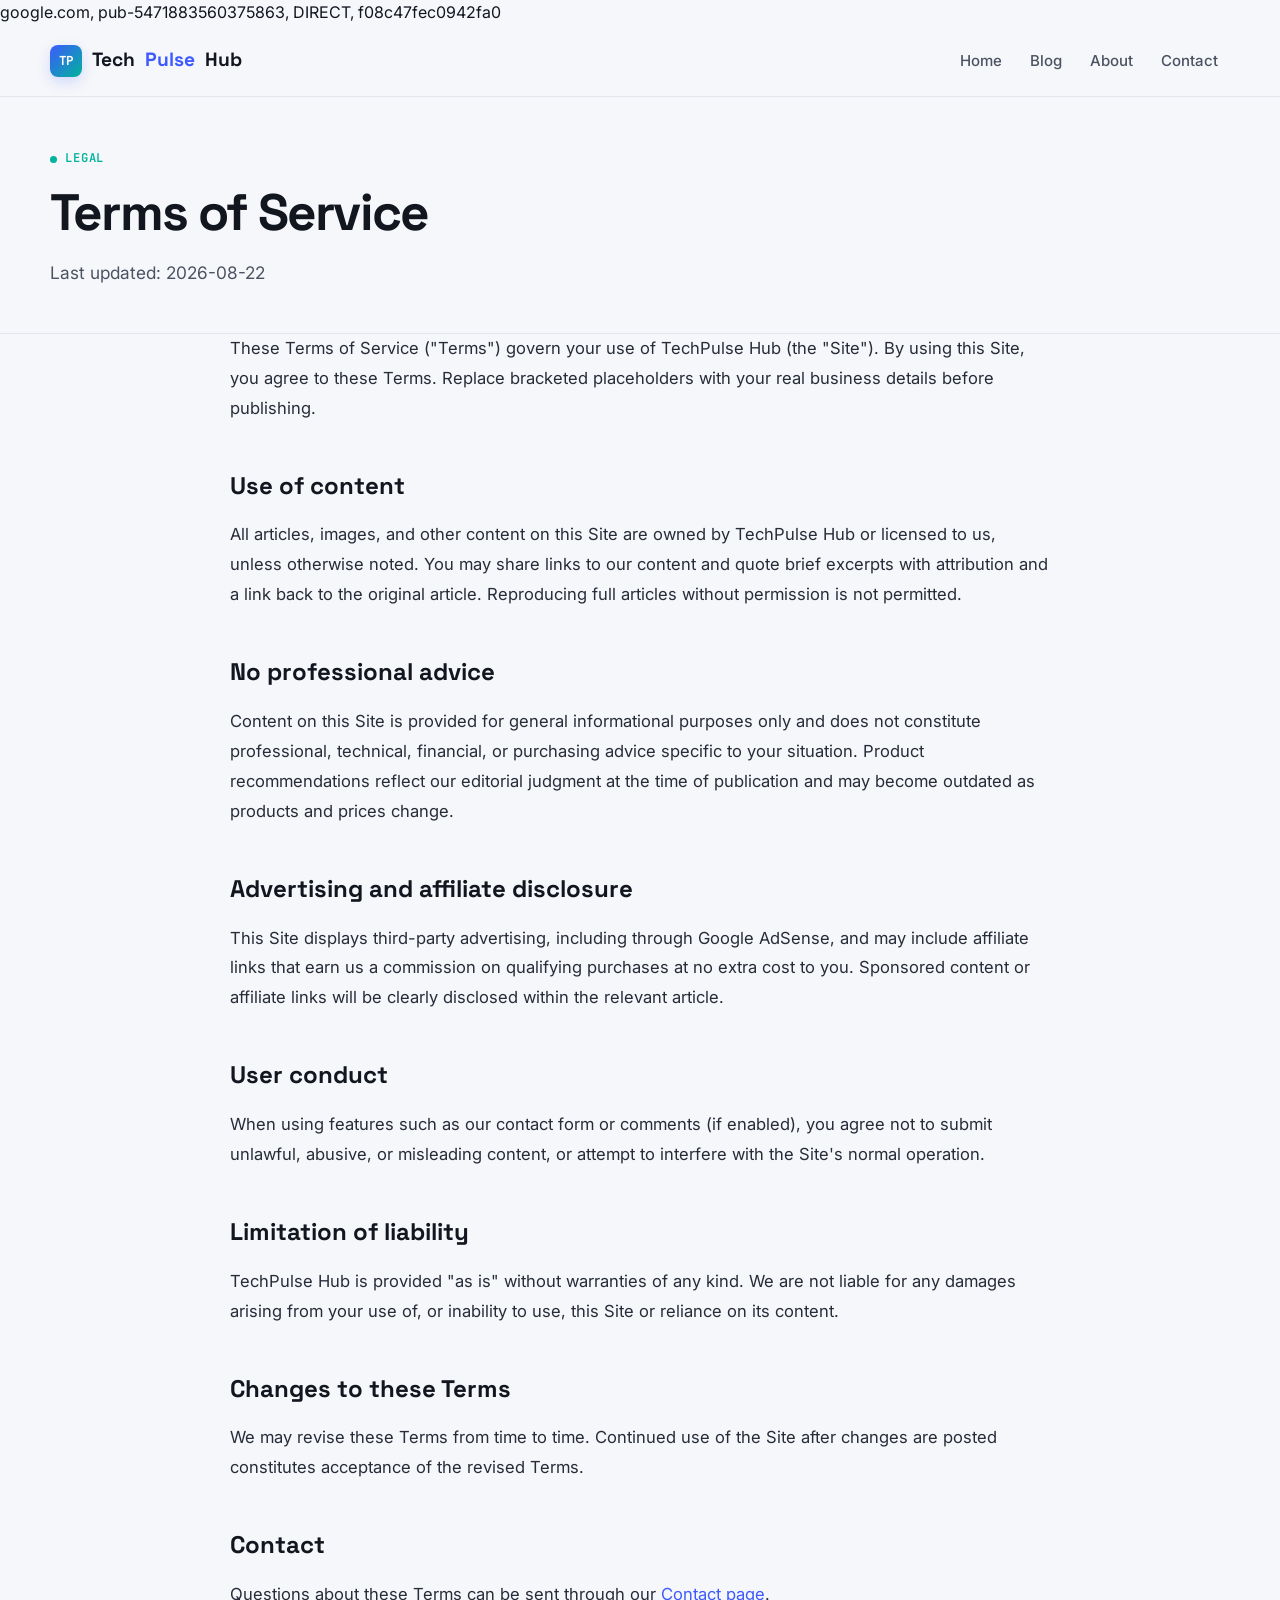
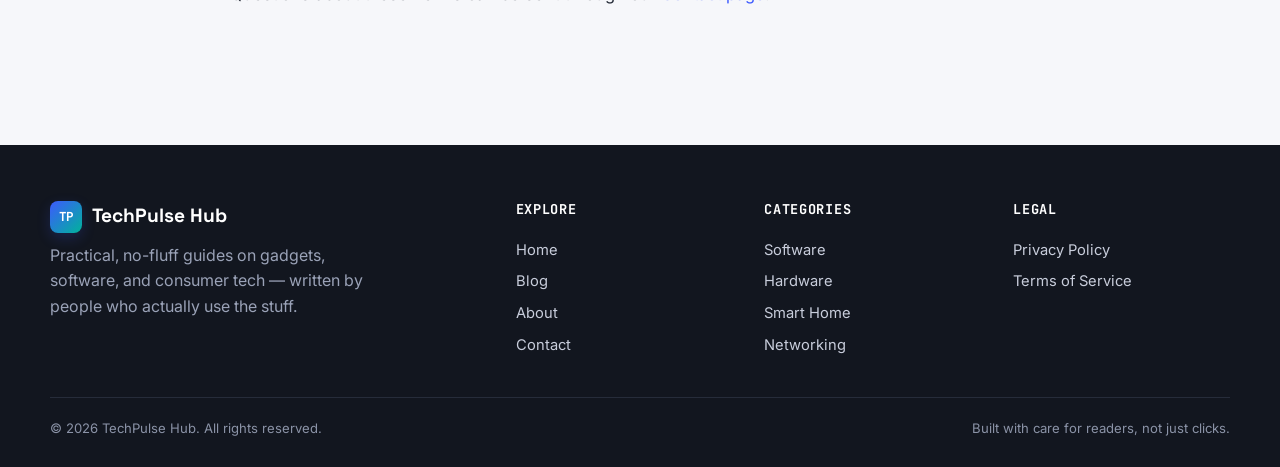
<file: terms.html>
<!DOCTYPE html>
<html lang="en">
<head>
<meta charset="UTF-8">
<meta name="viewport" content="width=device-width, initial-scale=1.0">
<title>Terms of Service — TechPulse Hub</title>
<meta name="description" content="Read the TechPulse Hub terms of service, including content use, advertising disclosure, and liability terms.">
<meta name="keywords" content="terms of service, terms and conditions, tech blog terms">
<meta name="author" content="TechPulse Hub Editorial Team">
<meta name="robots" content="index, follow, max-image-preview:large">
<link rel="canonical" href="https://www.techpulsehub.com/terms.html">

<!-- Open Graph -->
<meta property="og:type" content="website">
<meta property="og:site_name" content="TechPulse Hub">
<meta property="og:title" content="Terms of Service — TechPulse Hub">
<meta property="og:description" content="Read the TechPulse Hub terms of service, including content use, advertising disclosure, and liability terms.">
<meta property="og:url" content="https://www.techpulsehub.com/terms.html">
<meta property="og:image" content="https://www.techpulsehub.com/images/og-default.svg">
<meta property="og:locale" content="en_US">
  <meta name="google-adsense-account" content="ca-pub-5471883560375863">

<!-- Twitter Card -->
<meta name="twitter:card" content="summary_large_image">
<meta name="twitter:title" content="Terms of Service — TechPulse Hub">
<meta name="twitter:description" content="Read the TechPulse Hub terms of service, including content use, advertising disclosure, and liability terms.">
<meta name="twitter:image" content="https://www.techpulsehub.com/images/og-default.svg">

<link rel="icon" href="images/favicon.svg" type="image/svg+xml">
<link rel="preconnect" href="https://fonts.googleapis.com">
<link rel="preconnect" href="https://fonts.gstatic.com" crossorigin>
<link href="https://fonts.googleapis.com/css2?family=Space+Grotesk:wght@500;700&family=Inter:wght@400;500;600;700&family=JetBrains+Mono:wght@400;500&display=swap" rel="stylesheet">
<link rel="stylesheet" href="css/style.css">

google.com, pub-5471883560375863, DIRECT, f08c47fec0942fa0

</head>
<body>
<a class="skip-link" href="#main">Skip to content</a>
<progress class="reading-bar" value="0" max="100" aria-hidden="true"></progress>
<header class="site-header">
  <div class="wrap header-inner">
    <a class="brand" href="index.html">
      <span class="brand-mark">TP</span> Tech<span class="dot">Pulse</span> Hub
    </a>
    <button class="nav-toggle" aria-label="Toggle navigation menu" aria-expanded="false">☰ Menu</button>
    <nav class="main-nav">
      <a href="index.html" class="">Home</a>
      <a href="blog.html" class="">Blog</a>
      <a href="about.html" class="">About</a>
      <a href="contact.html" class="">Contact</a>
    </nav>
  </div>
</header>

<main id="main">
  <section class="hero" style="padding:48px 0 28px;">
    <div class="wrap">
      <span class="eyebrow">Legal</span>
      <h1>Terms of Service</h1>
      <p class="lead">Last updated: 2026-08-22</p>
    </div>
  </section>
  <section style="padding-top:0;">
    <div class="wrap" style="max-width:820px;">
      <article class="post-content">
        <p>These Terms of Service ("Terms") govern your use of TechPulse Hub (the "Site"). By using this Site, you agree to these Terms. Replace bracketed placeholders with your real business details before publishing.</p>

        <h2>Use of content</h2>
        <p>All articles, images, and other content on this Site are owned by TechPulse Hub or licensed to us, unless otherwise noted. You may share links to our content and quote brief excerpts with attribution and a link back to the original article. Reproducing full articles without permission is not permitted.</p>

        <h2>No professional advice</h2>
        <p>Content on this Site is provided for general informational purposes only and does not constitute professional, technical, financial, or purchasing advice specific to your situation. Product recommendations reflect our editorial judgment at the time of publication and may become outdated as products and prices change.</p>

        <h2>Advertising and affiliate disclosure</h2>
        <p>This Site displays third-party advertising, including through Google AdSense, and may include affiliate links that earn us a commission on qualifying purchases at no extra cost to you. Sponsored content or affiliate links will be clearly disclosed within the relevant article.</p>

        <h2>User conduct</h2>
        <p>When using features such as our contact form or comments (if enabled), you agree not to submit unlawful, abusive, or misleading content, or attempt to interfere with the Site's normal operation.</p>

        <h2>Limitation of liability</h2>
        <p>TechPulse Hub is provided "as is" without warranties of any kind. We are not liable for any damages arising from your use of, or inability to use, this Site or reliance on its content.</p>

        <h2>Changes to these Terms</h2>
        <p>We may revise these Terms from time to time. Continued use of the Site after changes are posted constitutes acceptance of the revised Terms.</p>

        <h2>Contact</h2>
        <p>Questions about these Terms can be sent through our <a href="contact.html">Contact page</a>.</p>
      </article>
    </div>
  </section>
</main>
<footer class="site-footer">
  <div class="wrap footer-grid">
    <div>
      <div class="brand" style="color:#fff;margin-bottom:10px;"><span class="brand-mark">TP</span> TechPulse Hub</div>
      <p class="small" style="color:#9aa2b7;max-width:34ch;">Practical, no-fluff guides on gadgets, software, and consumer tech — written by people who actually use the stuff.</p>
    </div>
    <div>
      <h4>Explore</h4>
      <a href="index.html">Home</a>
      <a href="blog.html">Blog</a>
      <a href="about.html">About</a>
      <a href="contact.html">Contact</a>
    </div>
    <div>
      <h4>Categories</h4>
      <a href="blog.html#software">Software</a>
      <a href="blog.html#hardware">Hardware</a>
      <a href="blog.html#smart-home">Smart Home</a>
      <a href="blog.html#networking">Networking</a>
    </div>
    <div>
      <h4>Legal</h4>
      <a href="privacy-policy.html">Privacy Policy</a>
      <a href="terms.html">Terms of Service</a>
    </div>
  </div>
  <div class="wrap footer-bottom">
    <span>&copy; <span data-year>2026</span> TechPulse Hub. All rights reserved.</span>
    <span>Built with care for readers, not just clicks.</span>
  </div>
</footer>
<script src="js/main.js"></script>
</body>
</html>
</file>
<file: css/style.css>
/* =========================================================
   DIPINDRA TECH HUB
   Refined Responsive CSS
   CONTENT-SAFE / HTML-SAFE VERSION
   ========================================================= */

:root {
  --bg: #f6f7fa;
  --panel: #ffffff;
  --ink: #12161f;
  --ink-soft: #4b5261;
  --line: #e3e6ec;

  --accent: #3d5afe;
  --accent-hover: #3048d8;
  --accent-2: #00b39b;

  --radius: 12px;
  --max: 1180px;

  --shadow:
    0 1px 2px rgba(18,22,31,.04),
    0 8px 24px rgba(18,22,31,.06);

  --shadow-hover:
    0 8px 30px rgba(18,22,31,.10);
}

/* =========================
   RESET
   ========================= */

* {
  box-sizing: border-box;
}

html {
  scroll-behavior: smooth;
}

body {
  margin: 0;
  background: var(--bg);
  color: var(--ink);
  font-family:
    Inter,
    system-ui,
    -apple-system,
    BlinkMacSystemFont,
    "Segoe UI",
    Roboto,
    Arial,
    sans-serif;
  line-height: 1.6;
  -webkit-font-smoothing: antialiased;
}

img {
  display: block;
  max-width: 100%;
  height: auto;
}

button,
input,
textarea,
select {
  font: inherit;
}

a {
  color: var(--accent);
  text-decoration: none;
  transition:
    color .2s ease,
    background-color .2s ease,
    border-color .2s ease;
}

a:hover {
  color: var(--accent-hover);
}

h1,
h2,
h3,
h4 {
  margin-top: 0;
  color: var(--ink);
  font-family:
    "Space Grotesk",
    Inter,
    system-ui,
    sans-serif;
  line-height: 1.2;
}

p {
  margin-top: 0;
}

/* =========================
   CONTAINER
   ========================= */

.wrap {
  width: min(calc(100% - 40px), var(--max));
  margin: 0 auto;
}

/* =========================
   ACCESSIBILITY
   ========================= */

.skip-link {
  position: absolute;
  left: -9999px;
  top: 0;
  z-index: 9999;

  padding: 10px 16px;

  background: var(--ink);
  color: #fff;

  border-radius: 0 0 8px 0;
}

.skip-link:focus {
  left: 0;
}

.visually-hidden {
  position: absolute;
  width: 1px;
  height: 1px;
  padding: 0;
  margin: -1px;
  overflow: hidden;
  clip: rect(0,0,0,0);
  white-space: nowrap;
  border: 0;
}

/* =========================
   HEADER
   ========================= */

header.site-header {
  position: sticky;
  top: 0;
  z-index: 1000;

  background: rgba(246,247,250,.94);

  border-bottom: 1px solid var(--line);

  backdrop-filter: blur(12px);
  -webkit-backdrop-filter: blur(12px);
}

.header-inner {
  display: flex;
  align-items: center;
  justify-content: space-between;

  min-height: 70px;

  padding: 12px 0;
}

.brand {
  display: flex;
  align-items: center;
  gap: 10px;

  color: var(--ink);

  font-family: "Space Grotesk", sans-serif;
  font-size: 1.2rem;
  font-weight: 700;

  white-space: nowrap;
}

.brand:hover {
  color: var(--ink);
  text-decoration: none;
}

.brand .dot {
  color: var(--accent);
}

.brand-mark {
  width: 32px;
  height: 32px;

  display: flex;
  align-items: center;
  justify-content: center;

  border-radius: 8px;

  background:
    linear-gradient(
      135deg,
      var(--accent),
      var(--accent-2)
    );

  color: #fff;

  font-family: "JetBrains Mono", monospace;
  font-size: .78rem;
  font-weight: 700;

  box-shadow:
    0 5px 14px rgba(61,90,254,.20);
}

nav.main-nav {
  display: flex;
  align-items: center;
  gap: 4px;
}

nav.main-nav a {
  position: relative;

  display: inline-flex;
  align-items: center;

  padding: 9px 12px;

  border-radius: 8px;

  color: var(--ink-soft);

  font-size: .94rem;
  font-weight: 500;
}

nav.main-nav a:hover,
nav.main-nav a.active {
  background: rgba(61,90,254,.07);

  color: var(--accent);

  text-decoration: none;
}

.nav-toggle {
  display: none;

  padding: 8px 10px;

  border: 1px solid var(--line);
  border-radius: 8px;

  background: var(--panel);

  color: var(--ink);

  cursor: pointer;
}

/* =========================
   HERO
   ========================= */

.hero {
  padding: 62px 0 44px;

  border-bottom: 1px solid var(--line);
}

.eyebrow {
  display: inline-flex;
  align-items: center;
  gap: 8px;

  margin-bottom: 13px;

  color: var(--accent-2);

  font-family: "JetBrains Mono", monospace;
  font-size: .76rem;
  font-weight: 600;

  letter-spacing: .07em;
  text-transform: uppercase;
}

.eyebrow::before {
  content: "";

  width: 7px;
  height: 7px;

  border-radius: 50%;

  background: var(--accent-2);
}

.hero h1 {
  max-width: 18ch;

  margin-bottom: 15px;

  font-size: clamp(2.1rem,4vw,3.2rem);

  letter-spacing: -.035em;
}

.hero .lead {
  max-width: 680px;

  color: var(--ink-soft);

  font-size: 1.08rem;

  line-height: 1.7;
}

.hero-grid {
  display: grid;

  grid-template-columns:
    minmax(0,1.3fr)
    minmax(280px,1fr);

  gap: 30px;

  margin-top: 34px;
}

/* =========================
   FEATURED CONTENT
   ========================= */

.card-featured {
  overflow: hidden;

  border: 1px solid var(--line);
  border-radius: 14px;

  background: var(--panel);

  box-shadow: var(--shadow);

  transition:
    transform .2s ease,
    box-shadow .2s ease;
}

.card-featured:hover {
  transform: translateY(-2px);

  box-shadow: var(--shadow-hover);
}

.card-featured img {
  width: 100%;

  aspect-ratio: 16 / 9;

  object-fit: cover;

  border-radius: 0;
}

.card-featured .body {
  padding: 23px;
}

/* =========================
   MINI CARDS
   ========================= */

.card-featured-list {
  display: flex;
  flex-direction: column;
  gap: 14px;
}

.mini-card {
  display: flex;
  align-items: flex-start;

  gap: 14px;

  padding: 13px;

  border: 1px solid var(--line);
  border-radius: 11px;

  background: var(--panel);

  transition:
    transform .2s ease,
    box-shadow .2s ease,
    border-color .2s ease;
}

.mini-card:hover {
  transform: translateY(-2px);

  border-color: rgba(61,90,254,.22);

  box-shadow: var(--shadow);
}

.mini-card img {
  width: 92px;
  height: 68px;

  flex: 0 0 92px;

  object-fit: cover;

  border-radius: 8px;
}

.mini-card h3 {
  margin-bottom: 4px;

  font-size: 1rem;
}

.mini-card p {
  margin-bottom: 0;

  color: var(--ink-soft);

  font-size: .88rem;
}

/* =========================
   TAGS
   ========================= */

.tag {
  display: inline-block;

  margin: 0 5px 5px 0;

  padding: 4px 9px;

  border-radius: 999px;

  background: rgba(0,179,155,.09);

  color: #008d7a;

  font-family: "JetBrains Mono", monospace;

  font-size: .7rem;
  font-weight: 600;

  letter-spacing: .04em;

  text-transform: uppercase;
}

.meta {
  display: flex;
  align-items: center;
  flex-wrap: wrap;

  gap: 10px;

  color: var(--ink-soft);

  font-family: "JetBrains Mono", monospace;

  font-size: .78rem;
}

.meta::before {
  content: "//";

  color: var(--accent);

  font-weight: 700;
}

/* =========================
   SECTIONS
   ========================= */

section {
  padding: 54px 0;
}

.section-head {
  display: flex;
  align-items: baseline;
  justify-content: space-between;

  gap: 15px;

  margin-bottom: 26px;
}

.section-head h2 {
  margin-bottom: 0;

  font-size: 1.8rem;
}

.section-head a {
  font-family: "JetBrains Mono", monospace;
  font-size: .82rem;
}

/* =========================
   POSTS
   ========================= */

.post-grid {
  display: grid;

  grid-template-columns:
    repeat(3,minmax(0,1fr));

  gap: 22px;
}

.post-card {
  position: relative;

  display: flex;
  flex-direction: column;

  overflow: hidden;

  border: 1px solid var(--line);
  border-radius: 12px;

  background: var(--panel);

  transition:
    transform .2s ease,
    box-shadow .2s ease,
    border-color .2s ease;
}

.post-card:hover {
  transform: translateY(-4px);

  border-color: rgba(61,90,254,.2);

  box-shadow: var(--shadow-hover);
}

.post-card img {
  width: 100%;

  aspect-ratio: 16 / 10;

  object-fit: cover;

  border-radius: 0;
}

.post-card .body {
  display: flex;
  flex-direction: column;

  flex: 1;

  gap: 8px;

  padding: 18px;
}

.post-card h3 {
  margin-bottom: 0;

  font-size: 1.08rem;
}

.post-card p {
  margin-bottom: 0;

  color: var(--ink-soft);

  font-size: .92rem;
}

.post-card .body a.stretched {
  position: absolute;

  inset: 0;
}

/* =========================
   BUTTONS
   ========================= */

.btn {
  display: inline-flex;
  align-items: center;
  justify-content: center;

  gap: 8px;

  min-height: 42px;

  padding: 10px 18px;

  border: 0;
  border-radius: 8px;

  background: var(--accent);

  color: #fff;

  font-size: .94rem;
  font-weight: 600;

  cursor: pointer;

  transition:
    background .2s ease,
    transform .2s ease,
    box-shadow .2s ease;
}

.btn:hover {
  background: var(--accent-hover);

  color: #fff;

  text-decoration: none;

  transform: translateY(-1px);

  box-shadow:
    0 6px 18px rgba(61,90,254,.18);
}

.btn.secondary {
  background: transparent;

  border: 1px solid var(--line);

  color: var(--ink);
}

.btn.secondary:hover {
  background: var(--surface-soft);

  border-color: var(--accent);

  color: var(--accent);

  box-shadow: none;
}

/* =========================
   CALLOUT
   ========================= */

.callout {
  display: flex;
  align-items: center;
  justify-content: space-between;

  gap: 24px;

  padding: 34px;

  border-radius: 14px;

  background: var(--ink);

  color: #fff;
}

.callout h2 {
  margin-bottom: 6px;

  color: #fff;

  font-size: 1.5rem;
}

.callout p {
  margin-bottom: 0;

  color: #c8cddb;
}

/* =========================
   ADS
   ========================= */

.ad-slot {
  min-height: 90px;

  display: flex;
  align-items: center;
  justify-content: center;

  padding: 18px;

  border: 1px dashed var(--line);
  border-radius: 10px;

  background: #fff;

  color: var(--ink-soft);

  text-align: center;

  font-family: "JetBrains Mono", monospace;
  font-size: .78rem;
}

/* =========================
   ARTICLE
   ========================= */

.article-header {
  padding: 46px 0 25px;

  border-bottom: 1px solid var(--line);
}

.article-header h1 {
  max-width: 22ch;

  font-size: clamp(1.9rem,4vw,2.8rem);

  letter-spacing: -.035em;
}

.article-cover {
  width: 100%;

  margin: 28px 0;

  aspect-ratio: 21 / 9;

  object-fit: cover;

  border-radius: 12px;

  background: #eef0f5;

  box-shadow: var(--shadow);
}

.article-layout {
  display: grid;

  grid-template-columns:
    minmax(0,1fr)
    260px;

  gap: 46px;

  align-items: start;
}

article.post-content h2 {
  margin-top: 2em;

  font-size: 1.5rem;
}

article.post-content h3 {
  margin-top: 1.6em;

  font-size: 1.2rem;
}

article.post-content p,
article.post-content li {
  color: #262c38;

  font-size: 1.04rem;

  line-height: 1.8;
}

article.post-content ul,
article.post-content ol {
  padding-left: 1.3em;
}

article.post-content blockquote {
  margin: 1.5em 0;

  padding: .5em 1.2em;

  border-left: 3px solid var(--accent);

  border-radius: 0 8px 8px 0;

  background: var(--panel);

  color: var(--ink-soft);

  font-style: italic;
}

article.post-content code {
  padding: 2px 6px;

  border-radius: 4px;

  background: #eef0f5;

  font-family: "JetBrains Mono", monospace;

  font-size: .88em;
}

article.post-content pre {
  max-width: 100%;

  overflow-x: auto;

  padding: 18px;

  border-radius: 10px;

  background: #101828;

  color: #fff;
}

article.post-content pre code {
  padding: 0;

  background: transparent;
}

article.post-content table {
  width: 100%;

  margin: 1.5em 0;

  border-collapse: collapse;

  font-size: .92rem;
}

article.post-content th,
article.post-content td {
  padding: 9px 10px;

  border: 1px solid var(--line);

  text-align: left;
}

article.post-content th {
  background: var(--panel);

  font-family: "Space Grotesk", sans-serif;
}

/* =========================
   SIDEBAR
   ========================= */

.sidebar {
  position: sticky;

  top: 90px;

  display: flex;
  flex-direction: column;

  gap: 20px;
}

.sidebar .box {
  padding: 18px;

  border: 1px solid var(--line);
  border-radius: 11px;

  background: var(--panel);

  box-shadow: var(--shadow-sm);
}

.sidebar .box h4 {
  margin-bottom: 10px;

  color: var(--ink-soft);

  font-family: "JetBrains Mono", monospace;

  font-size: .82rem;

  text-transform: uppercase;
}

.toc a {
  display: block;

  padding: 5px 0;

  color: var(--ink-soft);

  font-size: .9rem;
}

.toc a:hover {
  color: var(--accent);

  text-decoration: none;
}

/* =========================
   AUTHOR
   ========================= */

.author-box {
  display: flex;
  align-items: center;

  gap: 14px;

  margin: 40px 0;

  padding: 20px;

  border: 1px solid var(--line);
  border-radius: 12px;

  background: var(--panel);

  box-shadow: var(--shadow-sm);
}

.author-avatar {
  width: 56px;
  height: 56px;

  flex: 0 0 56px;

  border-radius: 50%;

  background:
    linear-gradient(
      135deg,
      var(--accent),
      var(--accent-2)
    );
}

/* =========================
   SHARE
   ========================= */

.share-bar {
  display: flex;

  flex-wrap: wrap;

  gap: 10px;

  margin: 20px 0;
}

.share-bar a {
  padding: 8px 14px;

  border: 1px solid var(--line);

  border-radius: 8px;

  background: var(--panel);

  color: var(--ink);

  font-size: .85rem;
}

.share-bar a:hover {
  border-color: var(--accent);

  background: rgba(61,90,254,.04);

  color: var(--accent);

  text-decoration: none;
}

/* =========================
   READING BAR
   ========================= */

progress.reading-bar {
  position: fixed;

  top: 0;
  left: 0;

  z-index: 200;

  width: 100%;
  height: 3px;

  appearance: none;

  border: 0;

  background: transparent;
}

progress.reading-bar::-webkit-progress-bar {
  background: transparent;
}

progress.reading-bar::-webkit-progress-value {
  background: var(--accent);
}

progress.reading-bar::-moz-progress-bar {
  background: var(--accent);
}

/* =========================
   BREADCRUMBS
   ========================= */

.breadcrumbs {
  padding: 15px 0;

  color: var(--ink-soft);

  font-family: "JetBrains Mono", monospace;

  font-size: .78rem;
}

.breadcrumbs a {
  color: var(--ink-soft);
}

.breadcrumbs a:hover {
  color: var(--accent);
}

/* =========================
   FORMS
   ========================= */

.form-field {
  margin-bottom: 18px;
}

.form-field label {
  display: block;

  margin-bottom: 6px;

  font-size: .92rem;

  font-weight: 600;
}

.form-field input,
.form-field textarea,
.form-field select {
  width: 100%;

  padding: 12px 14px;

  border: 1px solid var(--line);

  border-radius: 8px;

  background: #fff;

  color: var(--ink);

  font-family: inherit;

  font-size: .95rem;

  transition:
    border-color .2s ease,
    box-shadow .2s ease;
}

.form-field textarea {
  min-height: 140px;

  resize: vertical;
}

.form-field input:focus,
.form-field textarea:focus,
.form-field select:focus {
  outline: none;

  border-color: var(--accent);

  box-shadow:
    0 0 0 3px rgba(61,90,254,.1);
}

/* =========================
   FOOTER
   ========================= */

footer.site-footer {
  margin-top: 64px;

  padding: 56px 0 28px;

  background: var(--ink);

  color: #c8cddb;
}

.footer-grid {
  display: grid;

  grid-template-columns:
    2fr 1fr 1fr 1fr;

  gap: 32px;
}

footer.site-footer h4 {
  color: #fff;

  font-family: "JetBrains Mono", monospace;

  font-size: .85rem;

  letter-spacing: .05em;

  text-transform: uppercase;
}

footer.site-footer a {
  display: block;

  padding: 4px 0;

  color: #c8cddb;

  font-size: .92rem;
}

footer.site-footer a:hover {
  color: #fff;

  text-decoration: none;
}

.footer-bottom {
  display: flex;

  align-items: center;
  justify-content: space-between;

  flex-wrap: wrap;

  gap: 10px;

  margin-top: 36px;

  padding-top: 20px;

  border-top: 1px solid #262c3a;

  color: #8b93a7;

  font-size: .82rem;
}

/* =========================
   TABLET
   ========================= */

@media (max-width: 960px) {

  .hero-grid {
    grid-template-columns: 1fr;
  }

  .post-grid {
    grid-template-columns:
      repeat(2,minmax(0,1fr));
  }

  .article-layout {
    grid-template-columns: 1fr;
  }

  .sidebar {
    position: static;

    display: grid;

    grid-template-columns:
      repeat(2,minmax(0,1fr));
  }

  .footer-grid {
    grid-template-columns:
      1.5fr 1fr 1fr;
  }
}

/* =========================
   MOBILE NAV
   ========================= */

@media (max-width: 820px) {

  .header-inner {
    min-height: 64px;
  }

  .nav-toggle {
    display: block;
  }

  nav.main-nav {
    position: fixed;

    left: 12px;
    right: 12px;

    top: 72px;

    display: flex;

    flex-direction: column;

    align-items: stretch;

    gap: 2px;

    padding: 8px;

    border: 1px solid var(--line);

    border-radius: 12px;

    background: var(--panel);

    box-shadow: var(--shadow-hover);

    transform: translateY(-15px);

    opacity: 0;

    visibility: hidden;

    pointer-events: none;

    transition:
      transform .2s ease,
      opacity .2s ease,
      visibility .2s ease;
  }

  nav.main-nav.open {
    transform: translateY(0);

    opacity: 1;

    visibility: visible;

    pointer-events: auto;
  }

  nav.main-nav a {
    width: 100%;

    padding: 11px 13px;
  }
}

/* =========================
   MOBILE
   ========================= */

@media (max-width: 640px) {

  .wrap {
    width: min(calc(100% - 28px), var(--max));
  }

  .hero {
    padding: 46px 0 38px;
  }

  .hero h1 {
    max-width: 100%;

    font-size:
      clamp(2rem,10vw,2.8rem);
  }

  .hero .lead {
    font-size: 1rem;
  }

  section {
    padding: 44px 0;
  }

  .section-head {
    align-items: flex-start;

    flex-direction: column;

    margin-bottom: 20px;
  }

  .post-grid {
    grid-template-columns: 1fr;

    gap: 17px;
  }

  .card-featured .body {
    padding: 20px;
  }

  .mini-card img {
    width: 84px;
    height: 62px;

    flex-basis: 84px;
  }

  .callout {
    align-items: flex-start;

    flex-direction: column;

    padding: 26px 20px;
  }

  .article-header {
    padding-top: 36px;
  }

  .article-header h1 {
    max-width: 100%;

    font-size:
      clamp(1.8rem,8vw,2.5rem);
  }

  .article-cover {
    aspect-ratio: 16 / 10;

    border-radius: 10px;
  }

  article.post-content p,
  article.post-content li {
    font-size: 1rem;
  }

  article.post-content table {
    display: block;

    overflow-x: auto;

    white-space: nowrap;
  }

  .sidebar {
    display: flex;
  }

  .footer-grid {
    grid-template-columns:
      1fr 1fr;

    gap: 26px 20px;
  }

  .footer-grid > :first-child {
    grid-column: 1 / -1;
  }

  .footer-bottom {
    align-items: flex-start;

    flex-direction: column;
  }
}

/* =========================
   SMALL PHONE
   ========================= */

@media (max-width: 400px) {

  .brand {
    font-size: 1rem;
  }

  .brand-mark {
    width: 30px;
    height: 30px;

    flex-basis: 30px;
  }

  .mini-card {
    gap: 10px;

    padding: 10px;
  }

  .mini-card img {
    width: 76px;
    height: 58px;

    flex-basis: 76px;
  }

  .mini-card h3 {
    font-size: .92rem;
  }

  .mini-card p {
    font-size: .82rem;
  }
}

/* =========================
   REDUCED MOTION
   ========================= */

@media (prefers-reduced-motion: reduce) {

  html {
    scroll-behavior: auto;
  }

  *,
  *::before,
  *::after {
    transition: none !important;
    animation: none !important;
  }
}
</file>
